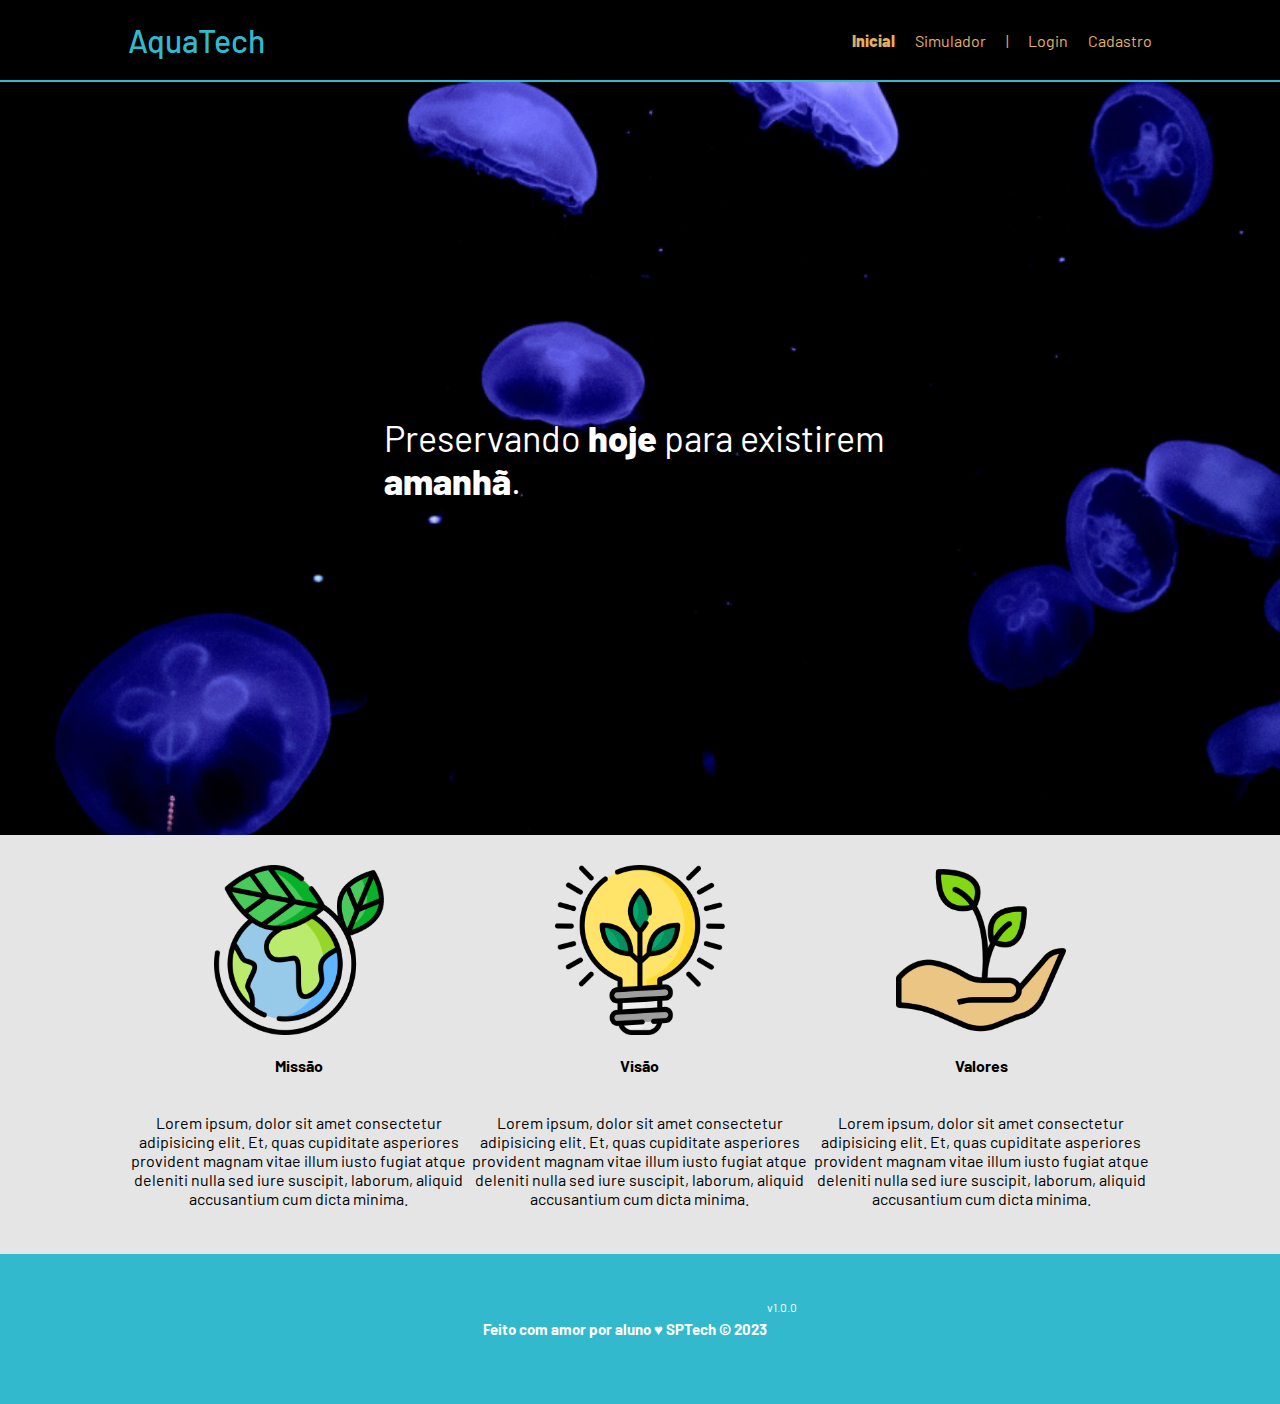
<file: web-data-viz/public/index.html>
<!DOCTYPE html>
<html lang="en">

<head>
    <meta charset="UTF-8">
    <meta http-equiv="X-UA-Compatible" content="IE=edge">
    <meta name="viewport" content="width=device-width, initial-scale=1.0">

    <title>AquaTech | Página Inicial</title>

    <script src="./js/sessao.js"></script>

    <link rel="stylesheet" href="./css/estilo.css">
    <link rel="icon" href="./assets/icon/favicon2.ico">
    <link rel="preconnect" href="https://fonts.gstatic.com">
</head>

<body>
    <div class="header">
      <div class="container">
        <h1 class="titulo">AquaTech</h1>
        <ul class="navbar">
          <li class="agora">
            <a href="#">Inicial</a>
          </li>
          <li>
            <a href="simulador.html">Simulador</a>
          </li>
          <li>|</li>
          <li>
            <a href="login.html">Login</a>
          </li>
          <li>
            <a href="cadastro.html">Cadastro</a>
          </li>
        </ul>
      </div>
    </div>
  
    <div class="banner">
      <div class="container">
        <p>Preservando <span>hoje</span> para existirem <span>amanhã</span>.</p>
      </div>
    </div>
  
    <div class="social">
      <div class="container">
        <div class="boxes">
          <div class="box">
            <img src="assets/imgs/planet-earth_color.png">
            <h4>Missão</h4>
            <p>Lorem ipsum, dolor sit amet consectetur adipisicing elit. Et, quas cupiditate asperiores provident magnam
              vitae illum iusto fugiat atque deleniti nulla sed iure suscipit, laborum, aliquid accusantium cum dicta
              minima.</p>
          </div>
          <div class="box">
            <img src="assets/imgs/lightbulb_color.png">
            <h4>Visão</h4>
            <p>Lorem ipsum, dolor sit amet consectetur adipisicing elit. Et, quas cupiditate asperiores provident magnam
              vitae illum iusto fugiat atque deleniti nulla sed iure suscipit, laborum, aliquid accusantium cum dicta
              minima.</p>
          </div>
          <div class="box">
            <img src="assets/imgs/growth_color.png">
            <h4>Valores</h4>
            <p>Lorem ipsum, dolor sit amet consectetur adipisicing elit. Et, quas cupiditate asperiores provident magnam
              vitae illum iusto fugiat atque deleniti nulla sed iure suscipit, laborum, aliquid accusantium cum dicta
              minima.</p>
          </div>
        </div>
      </div>
    </div>
  
    <div class="footer">
      <div class="container">
        <h4>Feito com amor por aluno &hearts; SPTech &copy; 2023</h4>
        <span class="version">v1.0.0</span>
      </div>
    </div>
  </body>

</html>
</file>
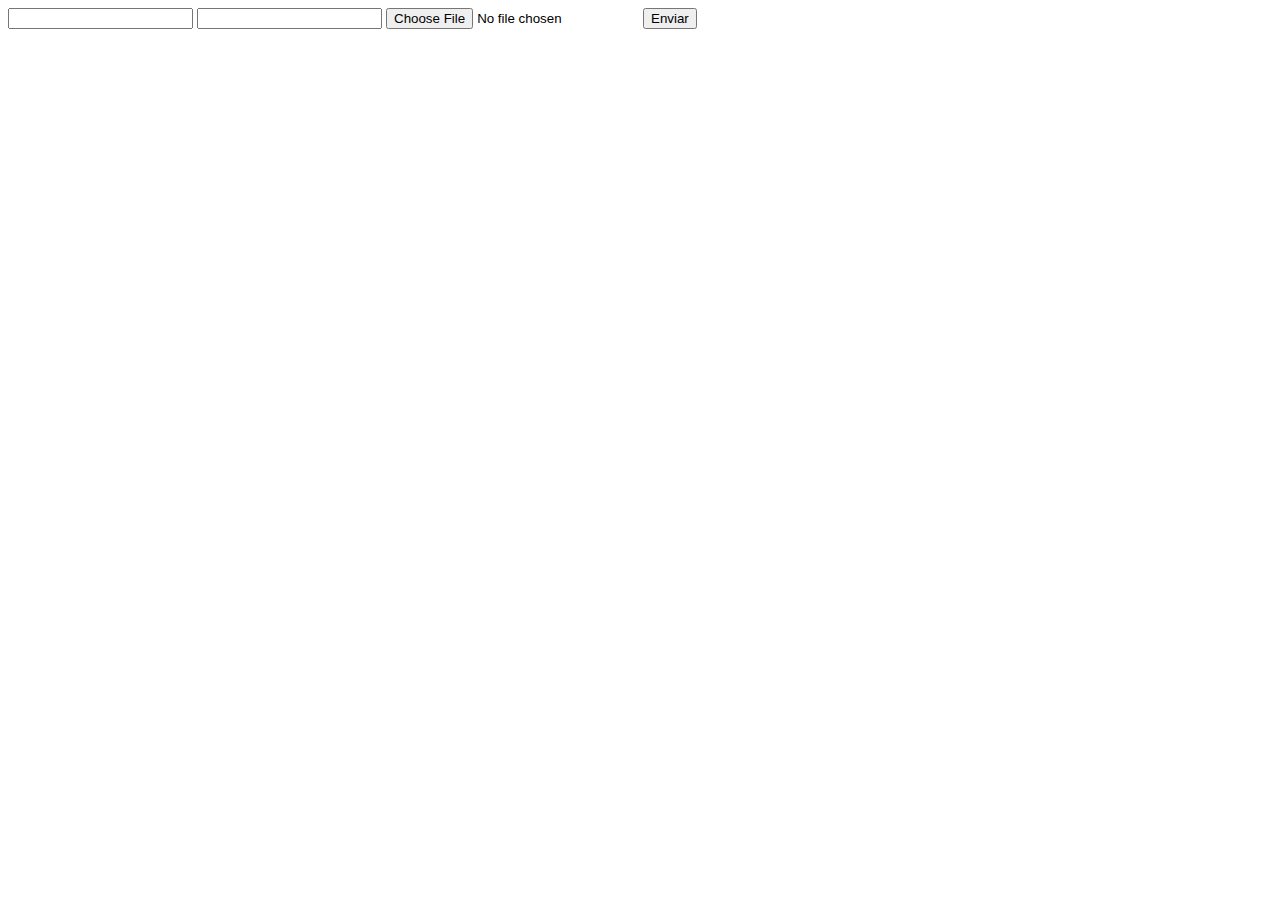
<file: web-data-viz/DOCUMENTOS_DE_APOIO/exemplo_de_upload_de_arquivo/public/index.html>
<!DOCTYPE html>
<html lang="en">

<head>
  <meta charset="UTF-8">
  <meta http-equiv="X-UA-Compatible" content="IE=edge">
  <meta name="viewport" content="width=device-width, initial-scale=1.0">
  <title>Upload</title>
</head>

<body>

  <div>
    <input name="nome" id="nome" type="text" />
    <input name="email" id="email" type="url" />
    <input name="foto" id="foto" type="file" />
    <button onclick="enviar()">Enviar</button>
  </div>

  <div id="container"></div>
</body>

</html>

<script>
  function enviar() {
    const formData = new FormData();
    formData.append('foto', foto.files[0])
    formData.append('nome', nome.value)
    formData.append('email', email.value)

    fetch("/usuarios/cadastro", {
      method: "POST",
      body: formData
    })
      .then(res => {
        window.location = "./perfil.html"
      })
      .catch(err => {
        console.log(err);
      })
  }
</script>
</file>
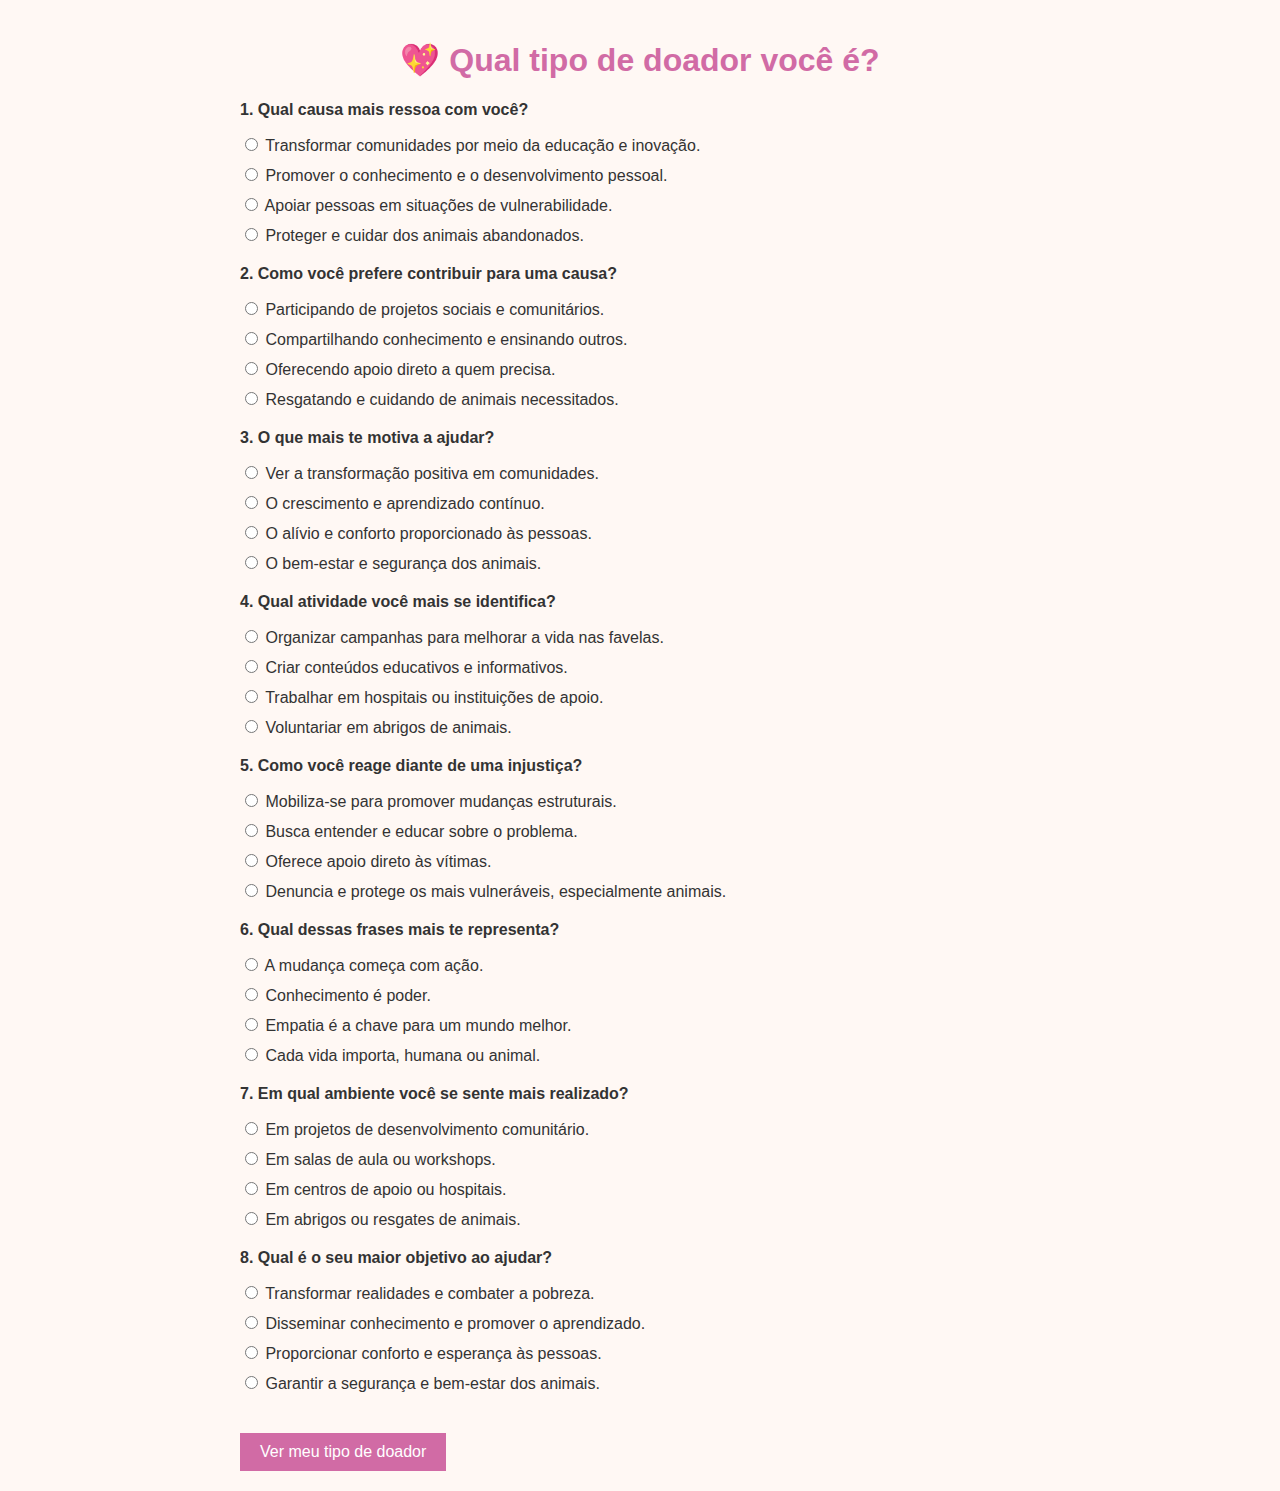
<file: web-data-viz/exquiz.html>
<!DOCTYPE html>
<html lang="pt-BR">
<head>
  <meta charset="UTF-8">
  <meta name="viewport" content="width=device-width, initial-scale=1.0">
  <title>Quiz - Tipos de Doadores</title>
  <style>
    body {
      font-family: 'Segoe UI', sans-serif;
      background-color: #fff8f4;
      color: #333;
      padding: 20px;
      max-width: 800px;
      margin: auto;
    }
    h1 {
      text-align: center;
      color: #d16ba5;
    }
    .question {
      margin: 20px 0;
    }
    .options label {
      display: block;
      margin-bottom: 10px;
      cursor: pointer;
    }
    button {
      background-color: #d16ba5;
      color: white;
      border: none;
      padding: 10px 20px;
      font-size: 16px;
      cursor: pointer;
      margin-top: 20px;
    }
    .result {
      margin-top: 30px;
      padding: 20px;
      background-color: #fce4ec;
      border-radius: 8px;
    }
  </style>
</head>
<body>
  <h1>💖 Qual tipo de doador você é?</h1>
  <form id="quizForm"></form>
  <div id="result" class="result" style="display:none;"></div>

  <script>
    const quizData = [
      {
        question: "1. Qual causa mais ressoa com você?",
        options: {
          a: "Transformar comunidades por meio da educação e inovação.",
          b: "Promover o conhecimento e o desenvolvimento pessoal.",
          c: "Apoiar pessoas em situações de vulnerabilidade.",
          d: "Proteger e cuidar dos animais abandonados."
        }
      },
      {
        question: "2. Como você prefere contribuir para uma causa?",
        options: {
          a: "Participando de projetos sociais e comunitários.",
          b: "Compartilhando conhecimento e ensinando outros.",
          c: "Oferecendo apoio direto a quem precisa.",
          d: "Resgatando e cuidando de animais necessitados."
        }
      },
      {
        question: "3. O que mais te motiva a ajudar?",
        options: {
          a: "Ver a transformação positiva em comunidades.",
          b: "O crescimento e aprendizado contínuo.",
          c: "O alívio e conforto proporcionado às pessoas.",
          d: "O bem-estar e segurança dos animais."
        }
      },
      {
        question: "4. Qual atividade você mais se identifica?",
        options: {
          a: "Organizar campanhas para melhorar a vida nas favelas.",
          b: "Criar conteúdos educativos e informativos.",
          c: "Trabalhar em hospitais ou instituições de apoio.",
          d: "Voluntariar em abrigos de animais."
        }
      },
      {
        question: "5. Como você reage diante de uma injustiça?",
        options: {
          a: "Mobiliza-se para promover mudanças estruturais.",
          b: "Busca entender e educar sobre o problema.",
          c: "Oferece apoio direto às vítimas.",
          d: "Denuncia e protege os mais vulneráveis, especialmente animais."
        }
      },
      {
        question: "6. Qual dessas frases mais te representa?",
        options: {
          a: "A mudança começa com ação.",
          b: "Conhecimento é poder.",
          c: "Empatia é a chave para um mundo melhor.",
          d: "Cada vida importa, humana ou animal."
        }
      },
      {
        question: "7. Em qual ambiente você se sente mais realizado?",
        options: {
          a: "Em projetos de desenvolvimento comunitário.",
          b: "Em salas de aula ou workshops.",
          c: "Em centros de apoio ou hospitais.",
          d: "Em abrigos ou resgates de animais."
        }
      },
      {
        question: "8. Qual é o seu maior objetivo ao ajudar?",
        options: {
          a: "Transformar realidades e combater a pobreza.",
          b: "Disseminar conhecimento e promover o aprendizado.",
          c: "Proporcionar conforto e esperança às pessoas.",
          d: "Garantir a segurança e bem-estar dos animais."
        }
      }
    ];

    const results = {
      a: {
        title: "🌟 Transformador Social",
        description: "Você acredita no poder da educação e inovação para mudar o mundo. É como a Gerando Falcões: transforma realidades com ação e coragem."
      },
      b: {
        title: "🚀 Explorador do Conhecimento",
        description: "Você é movido pelo saber e pela partilha. Assim como a Desbrava7, acredita que conhecimento empodera e inspira."
      },
      c: {
        title: "💖 Guardião da Vida",
        description: "Sua empatia é seu guia. Você acolhe, apoia e oferece presença, como a ACTC, cuidando de quem mais precisa."
      },
      d: {
        title: "🐾 Protetor dos Animais",
        description: "Você sente pelos que não têm voz. Como o Paraíso dos Focinhos, se dedica ao cuidado e à defesa dos animais com amor."
      }
    };

    const form = document.getElementById("quizForm");
    const resultDiv = document.getElementById("result");

    quizData.forEach((q, index) => {
      const div = document.createElement("div");
      div.className = "question";
      div.innerHTML = `<p><strong>${q.question}</strong></p>`;

      const optionsDiv = document.createElement("div");
      optionsDiv.className = "options";

      for (const key in q.options) {
        const id = `q${index}_${key}`;
        optionsDiv.innerHTML += `
          <label>
            <input type="radio" name="q${index}" value="${key}" required> ${q.options[key]}
          </label>
        `;
      }

      div.appendChild(optionsDiv);
      form.appendChild(div);
    });

    const submitBtn = document.createElement("button");
    submitBtn.textContent = "Ver meu tipo de doador";
    submitBtn.type = "submit";
    form.appendChild(submitBtn);

    form.addEventListener("submit", function(event) {
      event.preventDefault();
      const formData = new FormData(form);
      const counts = { a: 0, b: 0, c: 0, d: 0 };

      for (let pair of formData.entries()) {
        counts[pair[1]]++;
      }

      let highest = 'a';
      for (const key in counts) {
        if (counts[key] > counts[highest]) highest = key;
      }

      resultDiv.style.display = "block";
      resultDiv.innerHTML = `
        <h2>${results[highest].title}</h2>
        <p>${results[highest].description}</p>
      `;

      window.scrollTo({ top: resultDiv.offsetTop, behavior: "smooth" });
    });
  </script>
</body>
</html>
</file>
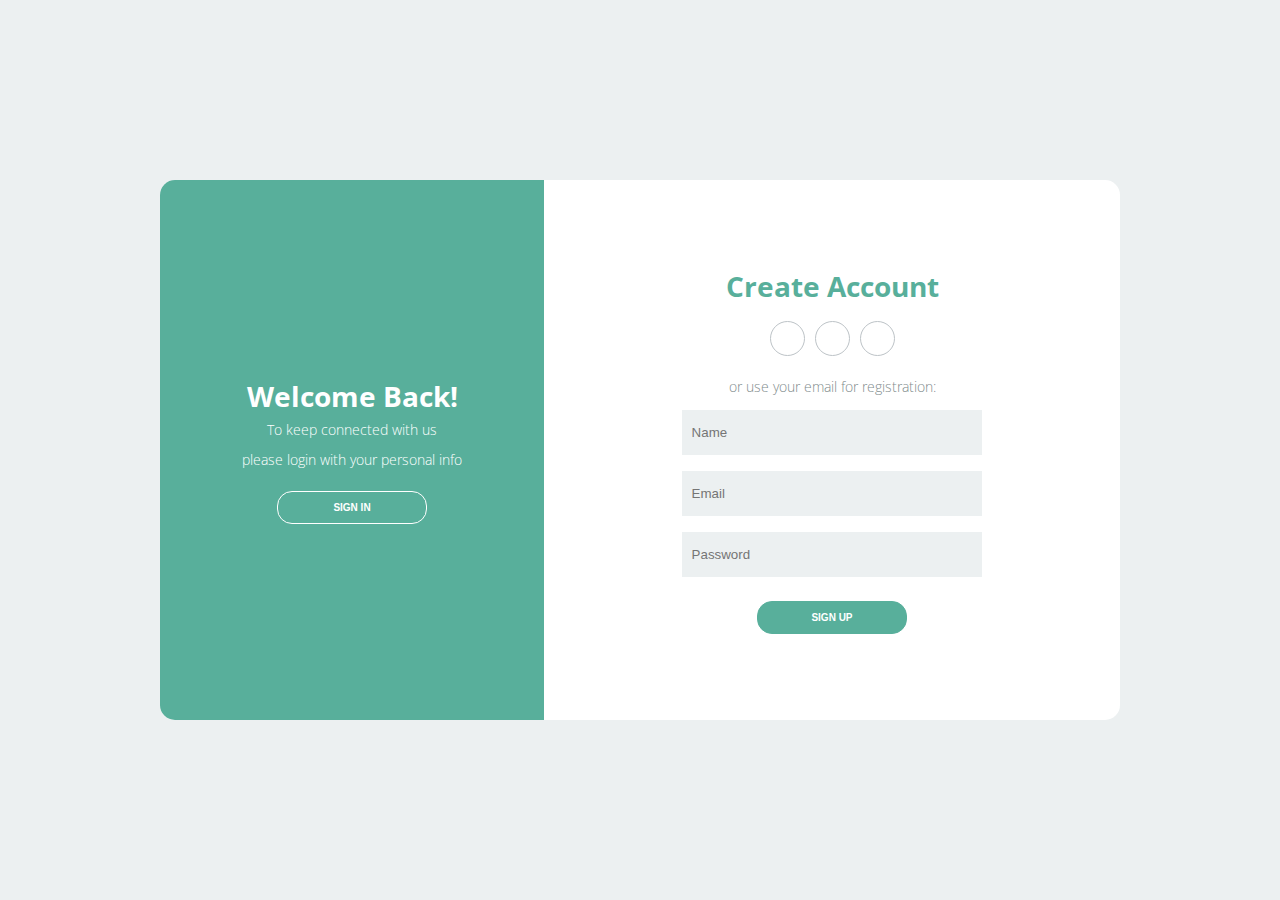
<file: web-data-viz/public/cadastrologin.html>
<!DOCTYPE html>
<html lang="pt-br">
<head>
    <meta charset="UTF-8">
    <meta name="viewport" content="width=device-width, initial-scale=1.0">
    <meta http-equiv="X-UA-Compatible" content="ie=edge">
    <title>Login</title>
    <link rel="stylesheet" href="style.css">
    <link rel="stylesheet" href="https://use.fontawesome.com/releases/v5.8.2/css/all.css"
        integrity="sha384-oS3vJWv+0UjzBfQzYUhtDYW+Pj2yciDJxpsK1OYPAYjqT085Qq/1cq5FLXAZQ7Ay" crossorigin="anonymous">
</head>
<body>
    <div class="container">
        <div class="content first-content">
            <div class="first-column">
                <h2 class="title title-primary">welcome back!</h2>
                <p class="description description-primary">To keep connected with us</p>
                <p class="description description-primary">please login with your personal info</p>
                <button id="signin" class="btn btn-primary">sign in</button>
            </div>    
            <div class="second-column">
                <h2 class="title title-second">create account</h2>
                <div class="social-media">
                    <ul class="list-social-media">
                        <a class="link-social-media" href="#">
                            <li class="item-social-media">
                                <i class="fab fa-facebook-f"></i>        
                            </li>
                        </a>
                        <a class="link-social-media" href="#">
                            <li class="item-social-media">
                                <i class="fab fa-google-plus-g"></i>
                            </li>
                        </a>
                        <a class="link-social-media" href="#">
                            <li class="item-social-media">
                                <i class="fab fa-linkedin-in"></i>
                            </li>
                        </a>
                    </ul>
                </div><!-- social media -->
                <p class="description description-second">or use your email for registration:</p>
                <form class="form">
                    <label class="label-input" for="">
                        <i class="far fa-user icon-modify"></i>
                        <input type="text" placeholder="Name">
                    </label>
                    
                    <label class="label-input" for="">
                        <i class="far fa-envelope icon-modify"></i>
                        <input type="email" placeholder="Email">
                    </label>
                    
                    <label class="label-input" for="">
                        <i class="fas fa-lock icon-modify"></i>
                        <input type="password" placeholder="Password">
                    </label>
                    
                    
                    <button class="btn btn-second">sign up</button>        
                </form>
            </div><!-- second column -->
        </div><!-- first content -->
        <div class="content second-content">
            <div class="first-column">
                <h2 class="title title-primary">hello, friend!</h2>
                <p class="description description-primary">Enter your personal details</p>
                <p class="description description-primary">and start journey with us</p>
                <button id="signup" class="btn btn-primary">sign up</button>
            </div>
            <div class="second-column">
                <h2 class="title title-second">sign in to developer</h2>
                <div class="social-media">
                    <ul class="list-social-media">
                        <a class="link-social-media" href="#">
                            <li class="item-social-media">
                                <i class="fab fa-facebook-f"></i>
                            </li>
                        </a>
                        <a class="link-social-media" href="#">
                            <li class="item-social-media">
                                <i class="fab fa-google-plus-g"></i>
                            </li>
                        </a>
                        <a class="link-social-media" href="#">
                            <li class="item-social-media">
                                <i class="fab fa-linkedin-in"></i>
                            </li>
                        </a>
                    </ul>
                </div><!-- social media -->
                <p class="description description-second">or use your email account:</p>
                <form class="form">
                
                    <label class="label-input" for="">
                        <i class="far fa-envelope icon-modify"></i>
                        <input type="email" placeholder="Email">
                    </label>
                
                    <label class="label-input" for="">
                        <i class="fas fa-lock icon-modify"></i>
                        <input type="password" placeholder="Password">
                    </label>
                
                    <a class="password" href="#">forgot your password?</a>
                    <button class="btn btn-second">sign in</button>
                </form>
            </div><!-- second column -->
        </div><!-- second-content -->
    </div>
    <script src="app.js"></script>
</body>
</html>
</file>
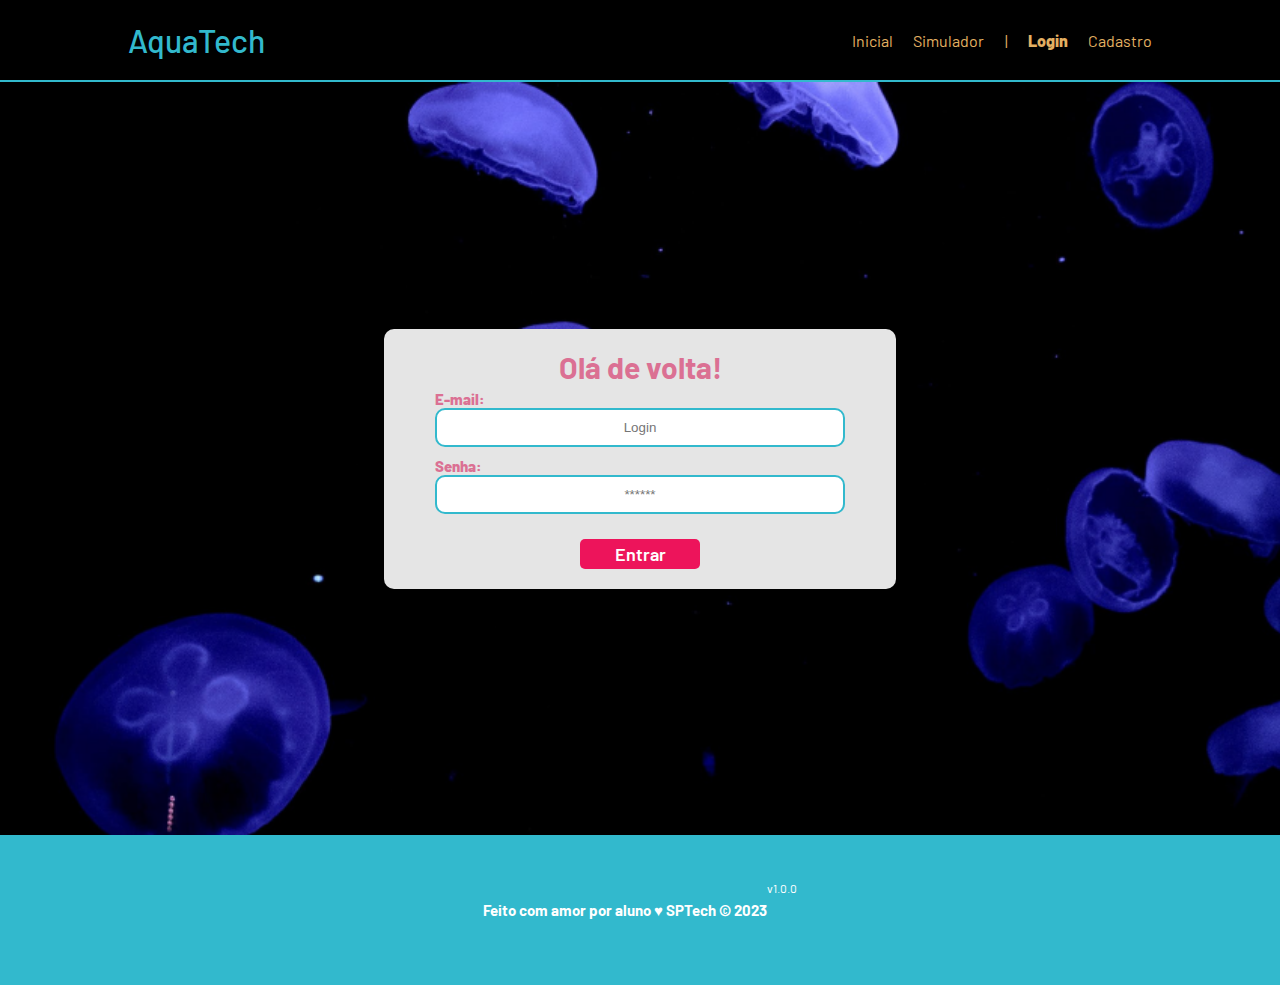
<file: web-data-viz/public/login.html>
<!DOCTYPE html>
<html lang="pt-br">

<head>
    <meta charset="UTF-8">
    <meta http-equiv="X-UA-Compatible" content="IE=edge">
    <meta name="viewport" content="width=device-width, initial-scale=1.0">

    <title>AquaTech | Login</title>

    <script src="./js/sessao.js"></script>

    <link rel="stylesheet" href="./css/estilo.css">
    <link rel="icon" href="./assets/icon/favicon2.ico">
    <link rel="preconnect" href="https://fonts.gstatic.com">
</head>

<body>

    <!--Header-->

    <div class="header">
        <div class="container">
            <h1 class="titulo">AquaTech</h1>
            <ul class="navbar">
                <li>
                    <a href="index.html">Inicial</a>
                </li>
                <li>
                    <a href="simulador.html">Simulador</a>
                </li>
                <li>|</li>
                <li class="agora">
                    <a href="#">Login</a>
                </li>
                <li>
                    <a href="cadastro.html">Cadastro</a>
                </li>
            </ul>
        </div>
    </div>


    <div class="login">
        <div class="alerta_erro">
            <div class="card_erro" id="cardErro">
                <span id="mensagem_erro"></span>
            </div>
        </div>
        <div class="container">
            <div class="card card-login">
                <h2>Olá de volta!</h2>
                <div class="formulario">
                    <div class="campo">
                        <span>E-mail:</span>
                        <input id="email_input" type="text" placeholder="Login">
                    </div>
                    <div class="campo">
                        <span>Senha:</span>
                        <input id="senha_input" type="password" placeholder="******">
                    </div>
                    <button class="botao" onclick="entrar()">Entrar</button>
                </div>

                <div id="div_aguardar" class="loading-div">
                    <img src="./assets/circle-loading.gif" id="loading-gif">
                </div>

                <div id="div_erros_login"></div>
            </div>
        </div>
    </div>

    <!--footer inicio-->
    <div class="footer">
        <div class="container">
            <h4>Feito com amor por aluno &hearts; SPTech &copy; 2023</h4>
            <span class="version">v1.0.0</span>
        </div>
    </div>
    <!--footer fim-->

</body>

</html>

<script>


    function entrar() {
        aguardar();

        var emailVar = email_input.value;
        var senhaVar = senha_input.value;

        if (emailVar == "" || senhaVar == "") {
            cardErro.style.display = "block"
            mensagem_erro.innerHTML = "(Mensagem de erro para todos os campos em branco)";
            finalizarAguardar();
            return false;
        }
        else {
            setInterval(sumirMensagem, 5000)
        }

        console.log("FORM LOGIN: ", emailVar);
        console.log("FORM SENHA: ", senhaVar);

        fetch("/usuarios/autenticar", {
            method: "POST",
            headers: {
                "Content-Type": "application/json"
            },
            body: JSON.stringify({
                emailServer: emailVar,
                senhaServer: senhaVar
            })
        }).then(function (resposta) {
            console.log("ESTOU NO THEN DO entrar()!")

            if (resposta.ok) {
                console.log(resposta);

                resposta.json().then(json => {
                    console.log(json);
                    console.log(JSON.stringify(json));
                    sessionStorage.EMAIL_USUARIO = json.email;
                    sessionStorage.NOME_USUARIO = json.nome;
                    sessionStorage.ID_USUARIO = json.id;
                    sessionStorage.AQUARIOS = JSON.stringify(json.aquarios)

                    setTimeout(function () {
                        window.location = "./dashboard/cards.html";
                    }, 1000); // apenas para exibir o loading

                });

            } else {

                console.log("Houve um erro ao tentar realizar o login!");

                resposta.text().then(texto => {
                    console.error(texto);
                    finalizarAguardar(texto);
                });
            }

        }).catch(function (erro) {
            console.log(erro);
        })

        return false;
    }

    function sumirMensagem() {
        cardErro.style.display = "none"
    }

</script>
</file>
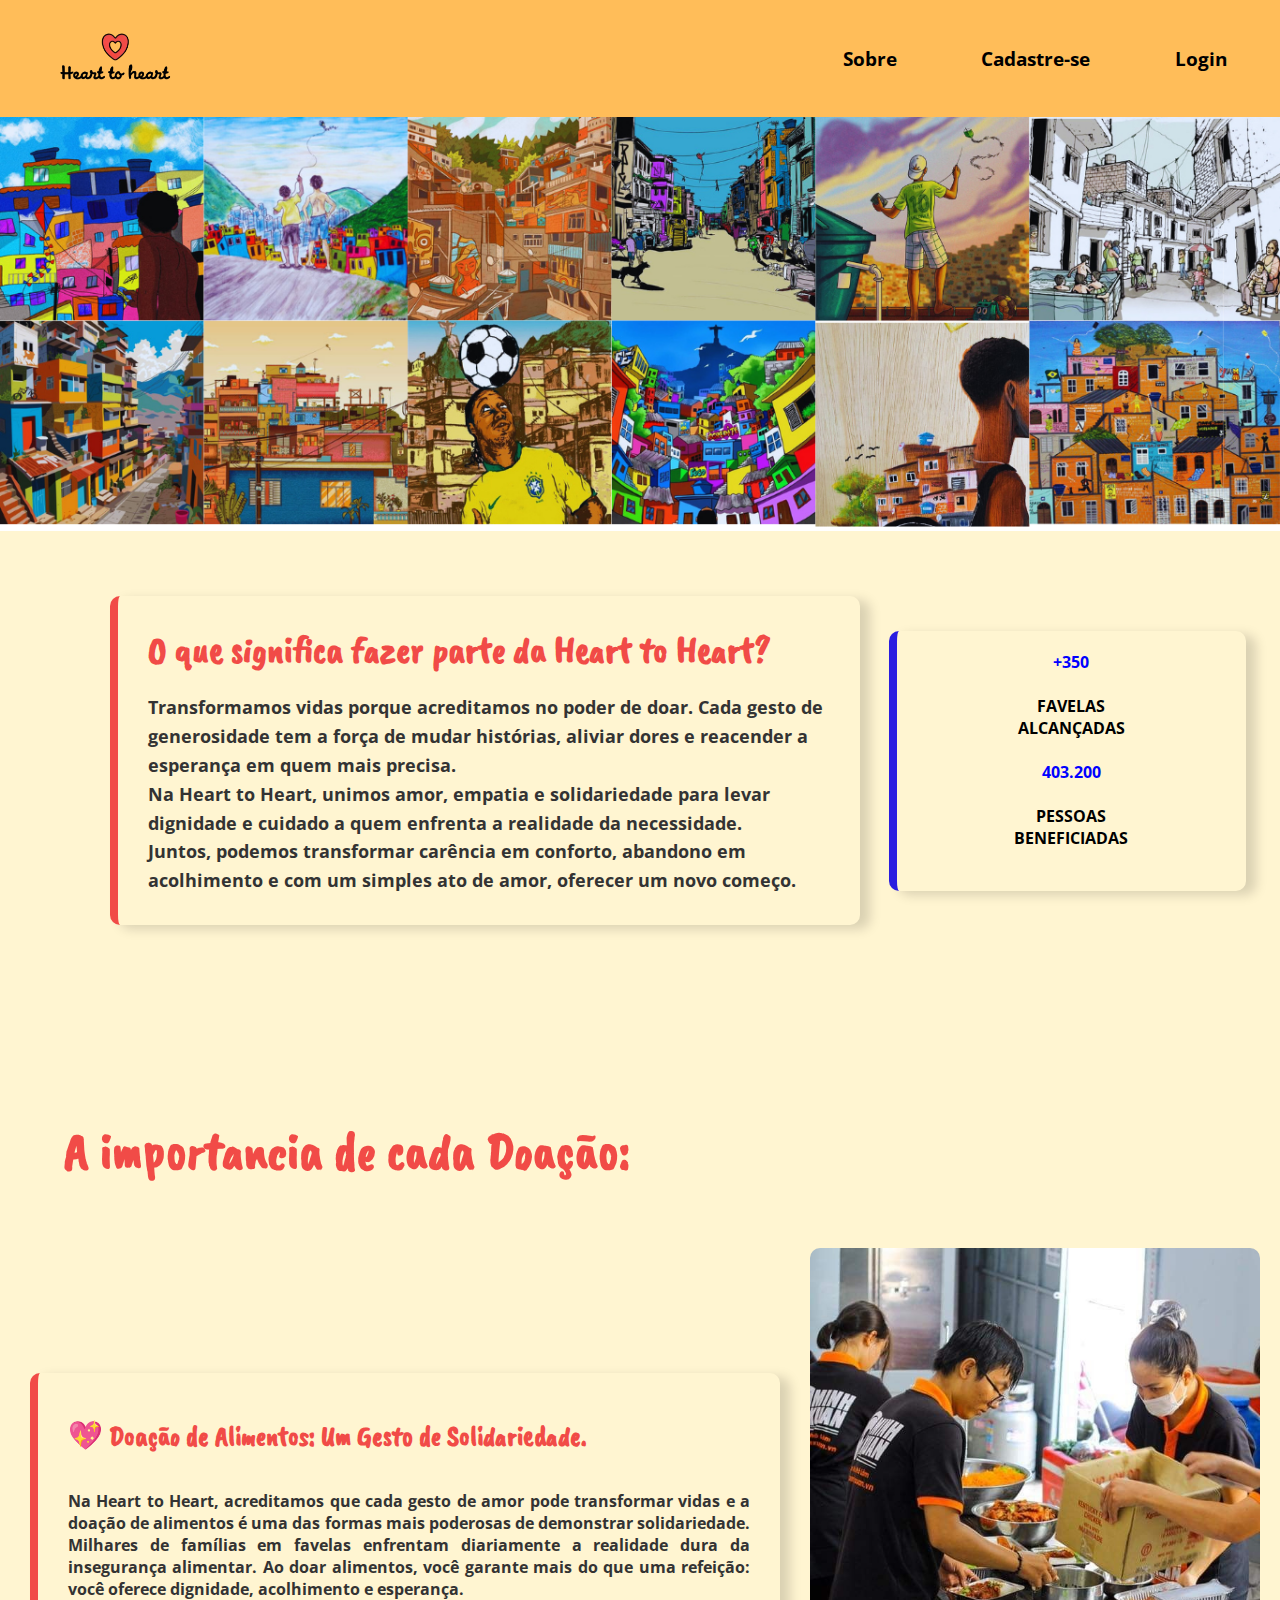
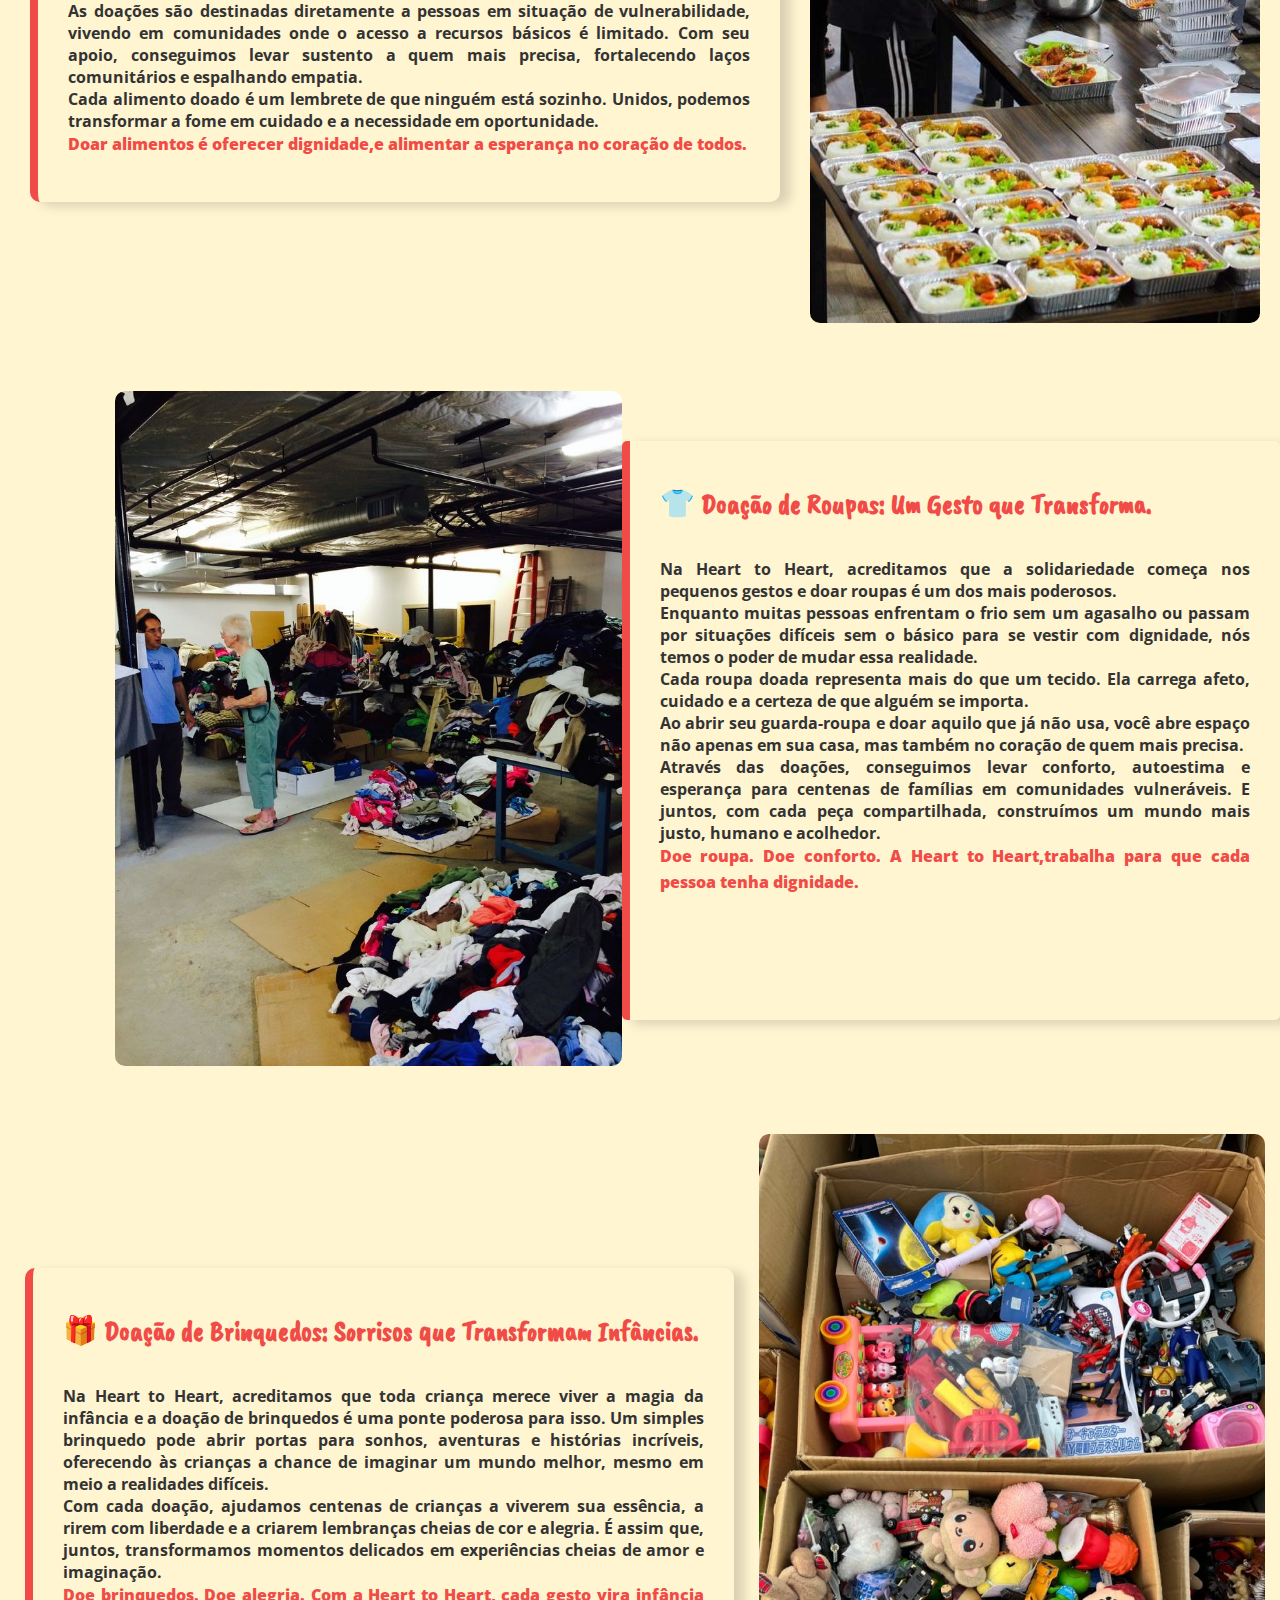
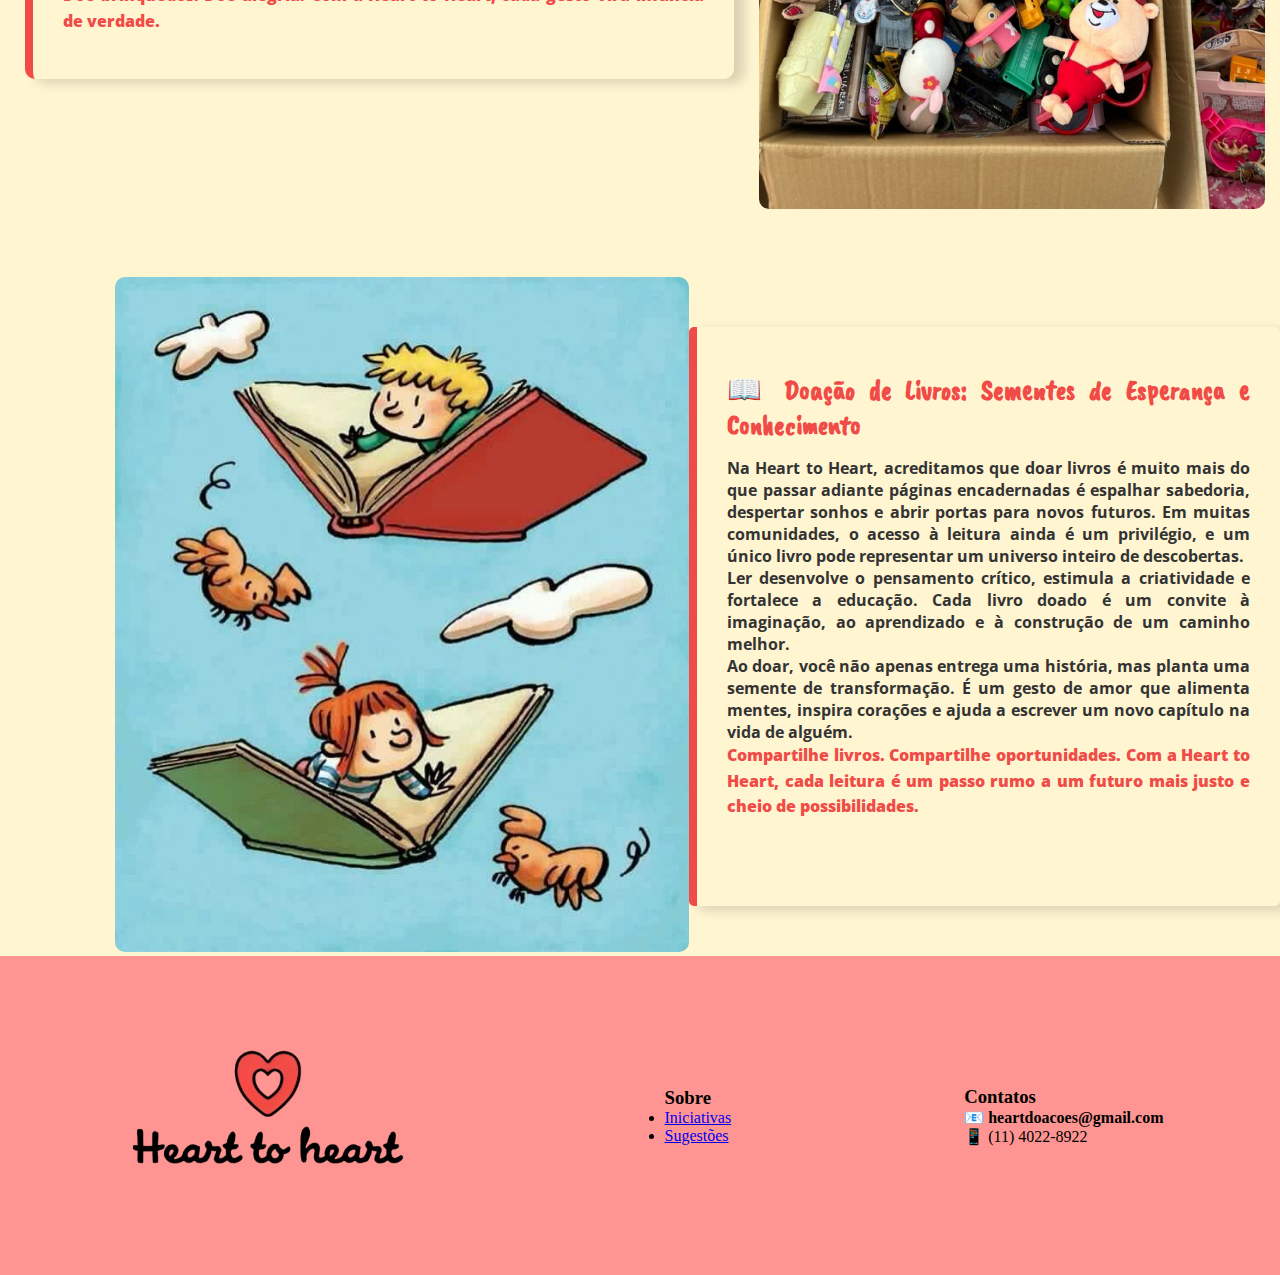
<file: web-data-viz/public/pghome.html>
<!DOCTYPE html>
<html lang="en">

<head>
    <meta charset="UTF-8">
    <meta name="viewport" content="width=device-width, initial-scale=1.0">
    <link href="https://fonts.googleapis.com/css2?family=Open+Sans:ital,wght@0,300..800;1,300..800&display=swap"
        rel="stylesheet">
    <link rel="preconnect" href="https://fonts.googleapis.com">
    <link rel="preconnect" href="https://fonts.gstatic.com" crossorigin>
    <link
        href="https://fonts.googleapis.com/css2?family=Caveat+Brush&family=Open+Sans:ital,wght@0,300..800;1,300..800&display=swap"
        rel="stylesheet">
    <link rel="stylesheet" href="heart.css">
    <link rel="icon" type="imagex/png" href="./Fotos/logoheart.png">
    <title>HEARTtoHEART | pagina Inicial</title>
</head>

<body>
    <header class="nave">
        <div class="logo-img">
            <img src="./Fotos/logoheart.png" id="img_logo" alt="">
        </div>
        <div id="containerNav">
            <nav id="navHeader">
                <a href="pgsobre.html">Sobre</a>
                <a href="#cadastre-se">Cadastre-se</a>
                <a href="#login">Login</a>
            </nav>
        </div>
    </header>
    <div class="painel-main">
        <img src="./Fotos/HEART TO HEART.png" alt="Logo Heart to Heart" class="painel-config">
    </div>
    <div class="painel-intro" style="background-color: #fff5d1;">
        <div class="intro-container">
            <div class="txt-intro">
                <div class="texto-intro-titulo">
                    <h2 style="font-family: 'Caveat Brush', cursive; color: #f14b47;">
                        O que significa fazer parte da Heart to Heart?
                    </h2>
                </div>
                <div class="txt-intro-corpo">
                    <p><b>Transformamos vidas porque acreditamos no poder de doar. Cada gesto de generosidade tem a
                            força de mudar histórias, aliviar dores e reacender a esperança em quem mais precisa. <br>
                            Na Heart to Heart, unimos amor, empatia e solidariedade para levar dignidade e cuidado a
                            quem enfrenta a realidade da necessidade. <br>
                            Juntos, podemos transformar carência em conforto, abandono em acolhimento e com um simples
                            ato de amor, oferecer um novo começo.</b></p>
                </div>
            </div>
            <div class="txt-info">
                <div class="info-bloco">
                    <p style="color: blue;"><b>+350</b></p> <br>
                    <p><b>FAVELAS ALCANÇADAS</b></p> <br>
                    <p style="color: blue;"><b>403.200</b></p> <br>
                    <p><b>PESSOAS BENEFICIADAS</b></p> <br>
                </div>
            </div>
        </div>
    </div>
    <div class="Painel-Info-Doacao" style="background-color: #fff5d1;">
        <div class="texto-intro-titulo" id="texto-intro-tituloH2">
            <h2 style="font-family: 'Caveat Brush', cursive; color: #f14b47;">
                A importancia de cada Doação:
            </h2>
        </div>
        <div class="Painel-Alimentos">
            <div class="img-doacao-alimentos">
                <img src="./Fotos/imagemcomida.jpeg" alt="Aliemtos">
            </div>
            <div class="texto-doacao-alimentos">
                <p><b>
                        <h3>💖 Doação de Alimentos: Um Gesto de Solidariedade.</h3><br>
                        Na Heart to Heart, acreditamos que cada gesto de amor pode transformar vidas e a doação de
                        alimentos é uma das formas mais poderosas de demonstrar solidariedade.
                        Milhares de famílias em favelas enfrentam diariamente a realidade dura da insegurança alimentar.
                        Ao doar alimentos, você garante mais do que uma refeição: você oferece dignidade, acolhimento e
                        esperança.<br>
                        As doações são destinadas diretamente a pessoas em situação de vulnerabilidade, vivendo em
                        comunidades onde o acesso a recursos básicos é limitado. Com seu apoio, conseguimos levar
                        sustento a quem mais precisa, fortalecendo laços comunitários e espalhando empatia.<br>
                        Cada alimento doado é um lembrete de que ninguém está sozinho. Unidos, podemos transformar a
                        fome em cuidado e a necessidade em oportunidade.<br>
                        <p style="color: #f14b47;"><b>Doar alimentos é oferecer dignidade,e alimentar a esperança no
                                coração de todos.</b></p>
                </p></b>
            </div>
        </div>
        <div class="Painel-Roupas">
            <div class="img-doacao-roupas">
                <img src="./Fotos/coletaroupas.jpeg" alt="Roupas">
            </div>
            <div class="texto-doacao-roupas">
                <p> <b>
                        <h3>👕 Doação de Roupas: Um Gesto que Transforma.</h3><br>
                        Na Heart to Heart, acreditamos que a solidariedade começa nos pequenos gestos e doar roupas é um
                        dos mais poderosos.<br>
                        Enquanto muitas pessoas enfrentam o frio sem um agasalho ou passam por situações
                        difíceis sem o básico para se vestir com dignidade, nós temos o poder de mudar essa
                        realidade.<br>
                        Cada roupa doada representa mais do que um tecido. Ela carrega afeto, cuidado e a certeza de que
                        alguém se importa.<br>
                        Ao abrir seu guarda-roupa e doar aquilo que já não usa, você abre espaço não
                        apenas em sua casa, mas também no coração de quem mais precisa.<br>
                        Através das doações, conseguimos levar conforto, autoestima e esperança para centenas de
                        famílias em comunidades vulneráveis.
                        E juntos, com cada peça compartilhada, construímos um mundo mais justo, humano e acolhedor.
                        <p style="color: #f14b47;"><b>Doe roupa. Doe conforto. A Heart to Heart,trabalha para que cada
                                pessoa tenha dignidade.</b></p>
                </p></b>
            </div>
        </div>
        <div class="Painel-Brinquedo">
            <div class="img-doacao-brinquedos">
                <img src="./Fotos/brinquedos.jpeg" alt="Brinquedos">
            </div>
            <div class="texto-doacao-brinquedos">
                <p><b>
                        <h3>🎁 Doação de Brinquedos: Sorrisos que Transformam Infâncias. </h3><br>
                        Na Heart to Heart, acreditamos que toda criança merece viver a magia da infância e a doação de
                        brinquedos é uma ponte poderosa para isso. Um simples brinquedo pode abrir portas para sonhos,
                        aventuras e histórias incríveis, oferecendo às crianças a chance de imaginar um mundo melhor,
                        mesmo em meio a realidades difíceis. <br>
                        Com cada doação, ajudamos centenas de crianças a viverem sua essência, a rirem com liberdade e a
                        criarem lembranças cheias de cor e alegria.
                        É assim que, juntos, transformamos momentos delicados em experiências cheias de amor e
                        imaginação. <br>
                        <p style="color: #f14b47;"><b>Doe brinquedos. Doe alegria. Com a Heart to Heart, cada gesto vira
                                infância de verdade.</b>
                        <p>
                        </p>
                    </b>
            </div>
        </div>
        <div class="Painel-Livros">
            <div class="img-doacao-livros">
                <img src="./Fotos/imagemlivros2.jpeg" alt="Livros">
            </div>
            <div class="texto-doacao-livros">
                <p><b>
                        <h3>📖 Doação de Livros: Sementes de Esperança e Conhecimento</h3>
                        Na Heart to Heart, acreditamos que doar livros é muito mais do que passar adiante páginas
                        encadernadas é espalhar sabedoria, despertar sonhos e abrir portas para novos futuros. Em muitas
                        comunidades, o acesso à leitura ainda é um privilégio, e um único livro pode representar um
                        universo inteiro de descobertas. <br>
                        Ler desenvolve o pensamento crítico, estimula a criatividade e fortalece a educação. Cada livro
                        doado é um convite à imaginação, ao aprendizado e à construção de um caminho melhor. <br>
                        Ao doar, você não apenas entrega uma história, mas planta uma semente de transformação. É um
                        gesto de amor que alimenta mentes, inspira corações e ajuda a escrever um novo capítulo na vida
                        de alguém. <br>
                        <p style="color: #f14b47;"><b>Compartilhe livros. Compartilhe oportunidades. Com a Heart to
                                Heart, cada leitura é um passo rumo a um futuro mais justo e cheio de
                                possibilidades.</b></p>
                </p></b>
            </div>
        </div>
    </div>
    <footer class="footer-PGHOME">
        <div class="footer-container">     
            <div class="footer-logo">
                <img src="./Fotos/logoheart.png" alt="Heart to Heart Logo" />
            </div>
            <div class="footer-sobre">
                <h3>Sobre</h3>
                <ul>
                    <li><a href="#iniciativas">Iniciativas</a></li>
                    <li><a href="#sugestao">Sugestões</a></li>
                </ul>
            </div>
            <div class="footer-contato">
                <h3>Contatos</h3>
                <p>📧 <strong>heartdoacoes@gmail.com</strong></p>
                <p>📱 (11) 4022-8922</p>                    
            </div>
        </div>
    </footer>
</body>

</html>
</file>
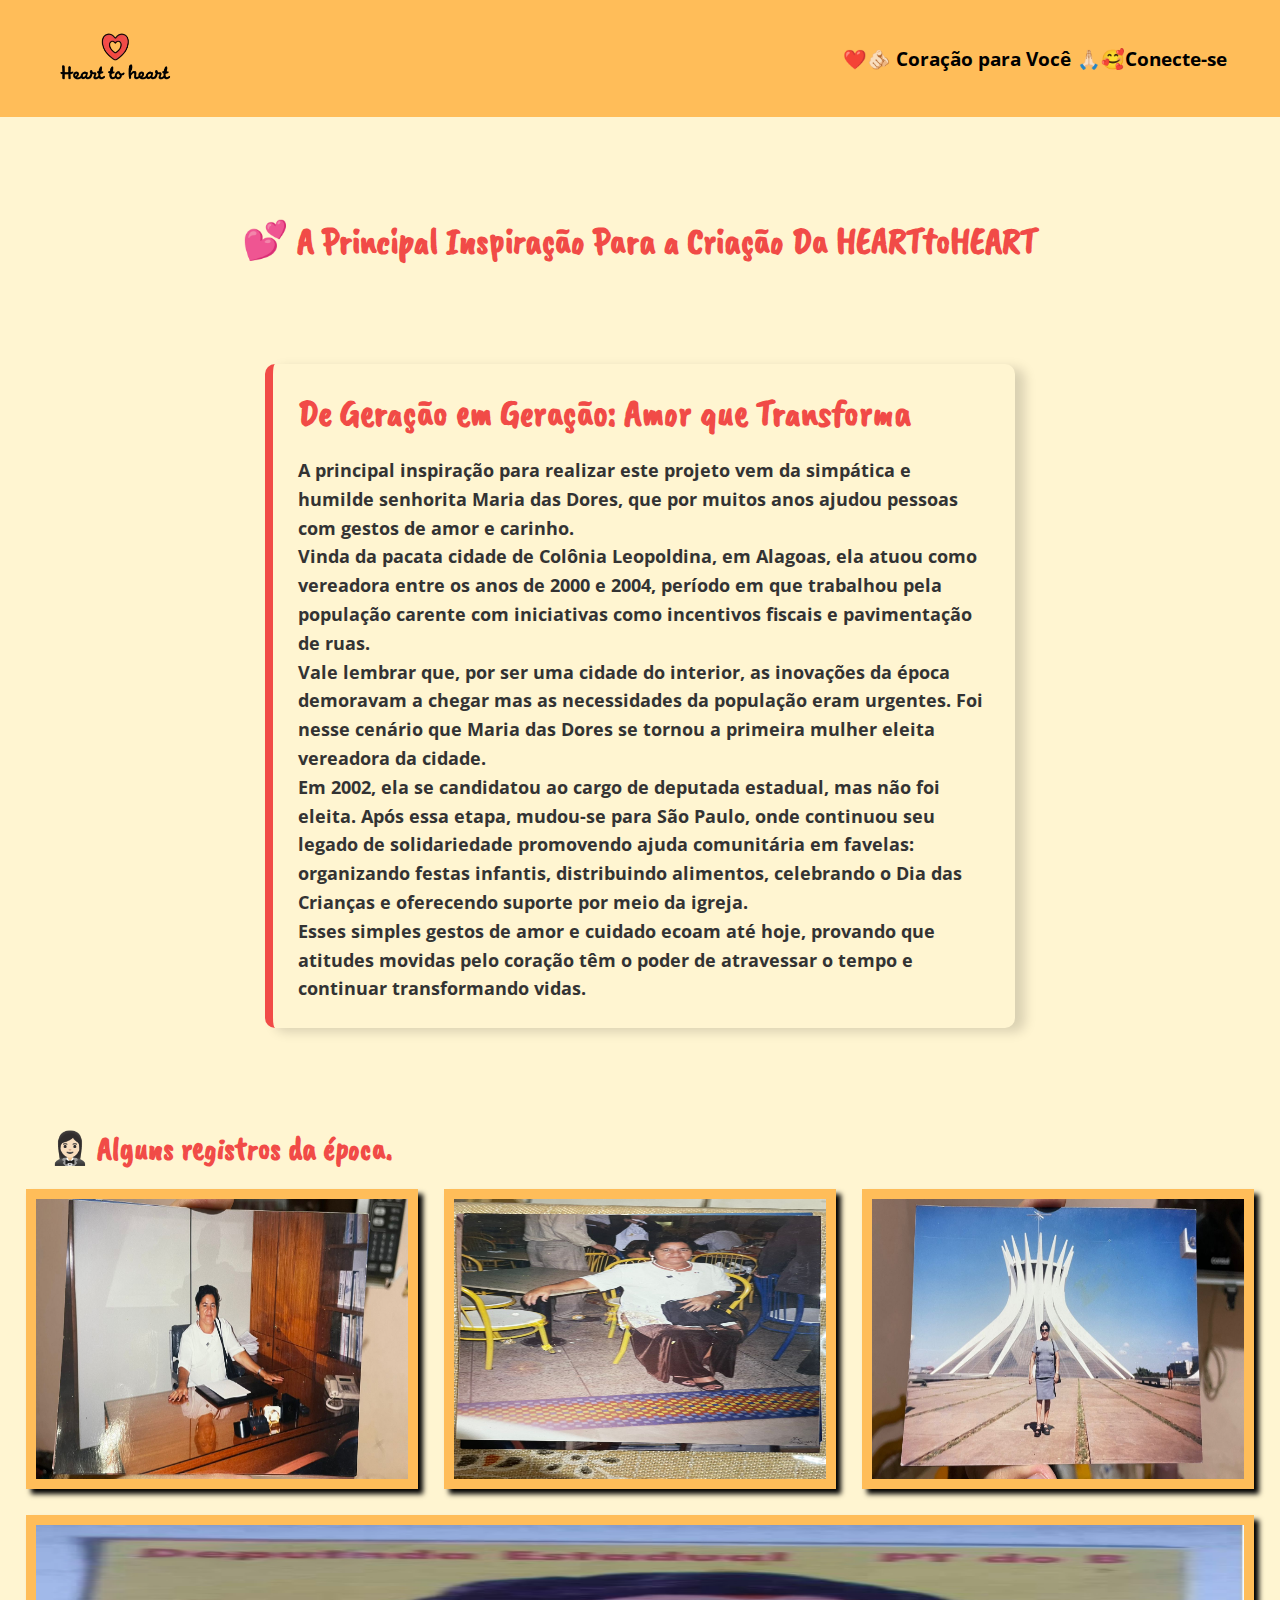
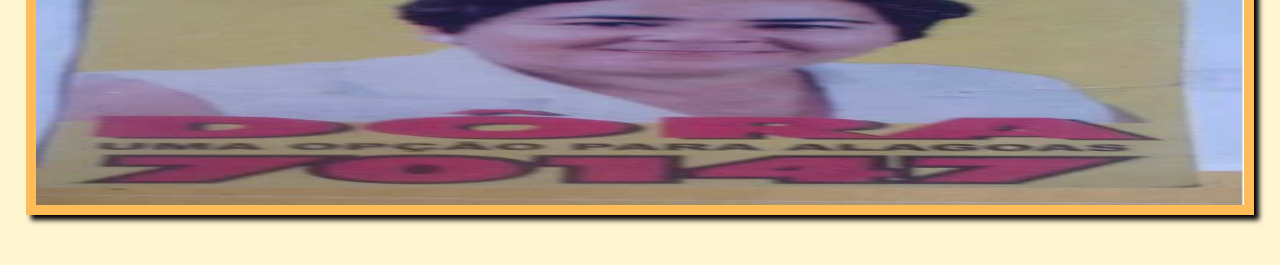
<file: web-data-viz/public/pgsobre.html>
<!DOCTYPE html>
<html lang="pt-br">

<head>
    <meta charset="UTF-8">
    <meta name="viewport" content="width=device-width, initial-scale=1.0">
    <link href="https://fonts.googleapis.com/css2?family=Open+Sans:ital,wght@0,300..800;1,300..800&display=swap"
        rel="stylesheet">
    <link rel="preconnect" href="https://fonts.googleapis.com">
    <link rel="preconnect" href="https://fonts.gstatic.com" crossorigin>
    <link
        href="https://fonts.googleapis.com/css2?family=Caveat+Brush&family=Open+Sans:ital,wght@0,300..800;1,300..800&display=swap"
        rel="stylesheet">
    <link rel="icon" type="imagex/png" href="./Fotos/logoheart.png">
    <link rel="stylesheet" href="./CSS/heartsobre.css">
    <title>HEARTtoHEART | Por Trás do Coração</title>
</head>

<body style="background-color: #fff5d1;">
    <header class="nave">
        <div class="logo-img">
            <img src="./Fotos/logoheart.png" id="img_logo" alt="">
        </div>
        <div id="containerNav">
            <nav id="navHeader">
                <a href="index.html">❤️🫵🏻 Coração para Você</a>
                <a href="cadastrologin.html">🙏🏻🥰Conecte-se</a>
            </nav>
        </div>
    </header>
    <div class="titulo">
        <h3 style="font-family: 'Caveat Brush', cursive; color: #f14b47;">
            💕 A Principal Inspiração Para a Criação Da HEARTtoHEART
        </h3>
    </div>
    <div class="box2">
        <div class="painel-intro" style="background-color: #fff5d1;">
            <div class="intro-container">
                <div class="texto-intro-titulo">
                    <h2 style="font-family: 'Caveat Brush', cursive; color: #f14b47;">
                        De Geração em Geração: Amor que Transforma
                    </h2>
                </div>
                <div class="txt-intro-corpo">
                    <p> <b>A principal inspiração para realizar este projeto vem da simpática e humilde
                            senhorita Maria das Dores, que por muitos anos ajudou pessoas com gestos de amor e
                            carinho.<br>
                            Vinda da pacata cidade de Colônia Leopoldina, em Alagoas, ela atuou como vereadora
                            entre os anos de 2000 e 2004, período em que trabalhou pela população carente com
                            iniciativas como incentivos fiscais e pavimentação de ruas.<br>
                            Vale lembrar que, por ser uma cidade do interior, as inovações da época demoravam a
                            chegar mas as necessidades da população eram urgentes. Foi nesse cenário que Maria
                            das Dores se tornou a primeira mulher eleita vereadora da cidade. <br>
                            Em 2002, ela se candidatou ao cargo de deputada estadual, mas não foi eleita. Após
                            essa etapa, mudou-se para São Paulo, onde continuou seu legado de solidariedade
                            promovendo ajuda comunitária em favelas: organizando festas infantis, distribuindo
                            alimentos, celebrando o Dia das Crianças e oferecendo suporte por meio da
                            igreja.<br>
                            Esses simples gestos de amor e cuidado ecoam até hoje, provando que atitudes movidas
                            pelo coração têm o poder de atravessar o tempo e continuar transformando vidas.<br>
                        </b></p>

                </div>
            </div>
        </div>
    </div>

    <h1 style="font-family: 'Caveat Brush', cursive; color: #f14b47;" class="titulo-textinho">
        🤵🏻‍♀️ Alguns registros da época.
    </h1>

    <div class="gallery">

        <div class="gallery-container">
            <a href="./Fotos/voft1.jpg" class="gallery-intens" target="_blank">
                <img src="./Fotos/voft1.jpg" alt="">
            </a>
            <a href="./Fotos/voft2.jpg" class="gallery-intens">
                <img src="./Fotos/voft2.jpg" alt="">
            </a>
            <a href="./Fotos/voft3.jpg" class="gallery-intens">
                <img src="./Fotos/voft3.jpg" alt="">
            </a>
            <a href="./Fotos/candidaturaVo.jpg" class="gallery-intens">
                <img src="./Fotos/candidaturaVo.jpg" alt="">
            </a>
        </div>
    </div>

</body>

</html>
</file>
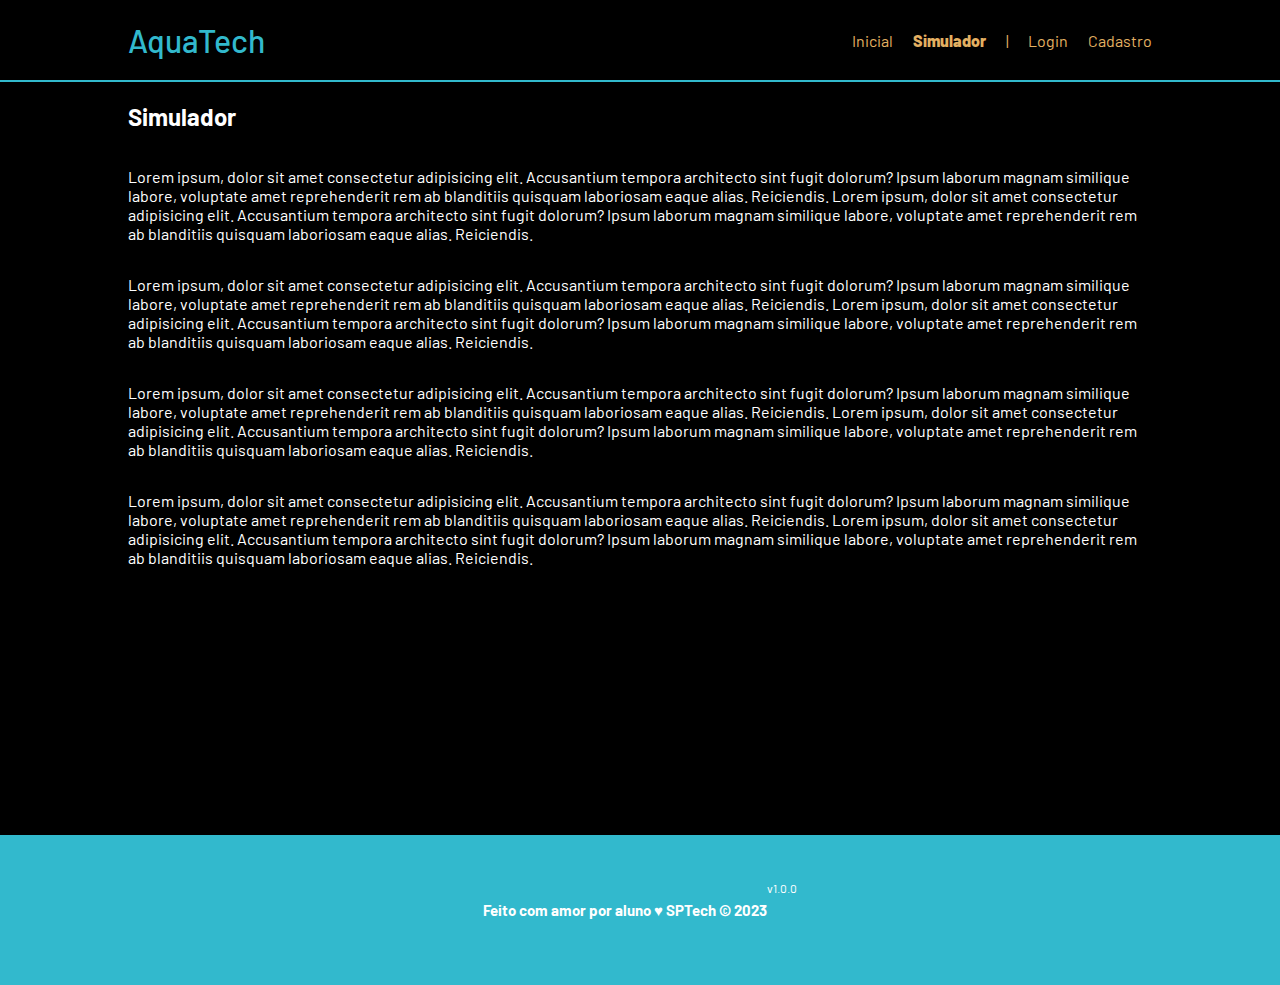
<file: web-data-viz/public/simulador.html>
<!DOCTYPE html>
<html lang="pt-br">

<head>
    <meta charset="UTF-8">
    <meta http-equiv="X-UA-Compatible" content="IE=edge">
    <meta name="viewport" content="width=device-width, initial-scale=1.0">

    <title>AquaTech | Simulador</title>

    <script src="./js/sessao.js"></script>

    <link rel="stylesheet" href="./css/estilo.css">
    <link rel="icon" href="./assets/icon/favicon2.ico">
    <link rel="preconnect" href="https://fonts.gstatic.com">
</head>

<body>

    <!--header inicio-->
    <div class="header">
        <div class="container">
            <h1 class="titulo">AquaTech</h1>
            <ul class="navbar">
                <li>
                    <a href="./index.html">Inicial</a>
                </li>
                <li class="agora">Simulador</li>
                <li>|</li>
                <li>
                    <a href="./login.html">Login</a>
                </li>
                <li>
                    <a href="./login.html">Cadastro</a>
                </li>
            </ul>
        </div>
    </div>


    <!-- simulador inicio -->
    <div class="simulador">
        <div class="container">
            <h2>Simulador</h2>
            <p>Lorem ipsum, dolor sit amet consectetur adipisicing elit. Accusantium tempora architecto sint fugit
                dolorum? Ipsum laborum magnam similique labore, voluptate amet reprehenderit rem ab blanditiis quisquam
                laboriosam eaque alias. Reiciendis. Lorem ipsum, dolor sit amet consectetur adipisicing elit.
                Accusantium tempora architecto sint fugit dolorum? Ipsum laborum magnam similique labore, voluptate amet
                reprehenderit rem ab blanditiis quisquam laboriosam eaque alias. Reiciendis.</p>
            <p>Lorem ipsum, dolor sit amet consectetur adipisicing elit. Accusantium tempora architecto sint fugit
                dolorum? Ipsum laborum magnam similique labore, voluptate amet reprehenderit rem ab blanditiis quisquam
                laboriosam eaque alias. Reiciendis. Lorem ipsum, dolor sit amet consectetur adipisicing elit.
                Accusantium tempora architecto sint fugit dolorum? Ipsum laborum magnam similique labore, voluptate amet
                reprehenderit rem ab blanditiis quisquam laboriosam eaque alias. Reiciendis.</p>
            <p>Lorem ipsum, dolor sit amet consectetur adipisicing elit. Accusantium tempora architecto sint fugit
                dolorum? Ipsum laborum magnam similique labore, voluptate amet reprehenderit rem ab blanditiis quisquam
                laboriosam eaque alias. Reiciendis. Lorem ipsum, dolor sit amet consectetur adipisicing elit.
                Accusantium tempora architecto sint fugit dolorum? Ipsum laborum magnam similique labore, voluptate amet
                reprehenderit rem ab blanditiis quisquam laboriosam eaque alias. Reiciendis.</p>
            <p>Lorem ipsum, dolor sit amet consectetur adipisicing elit. Accusantium tempora architecto sint fugit
                dolorum? Ipsum laborum magnam similique labore, voluptate amet reprehenderit rem ab blanditiis quisquam
                laboriosam eaque alias. Reiciendis. Lorem ipsum, dolor sit amet consectetur adipisicing elit.
                Accusantium tempora architecto sint fugit dolorum? Ipsum laborum magnam similique labore, voluptate amet
                reprehenderit rem ab blanditiis quisquam laboriosam eaque alias. Reiciendis.</p>

        </div>
    </div>
    <!-- simulador fim -->

    <!--footer inicio-->
    <div class="footer">
        <div class="container">
            <h4>Feito com amor por aluno &hearts; SPTech &copy; 2023</h4>
            <span class="version">v1.0.0</span>
        </div>
    </div>
    <!--footer fim-->


</body>

</html>
</file>
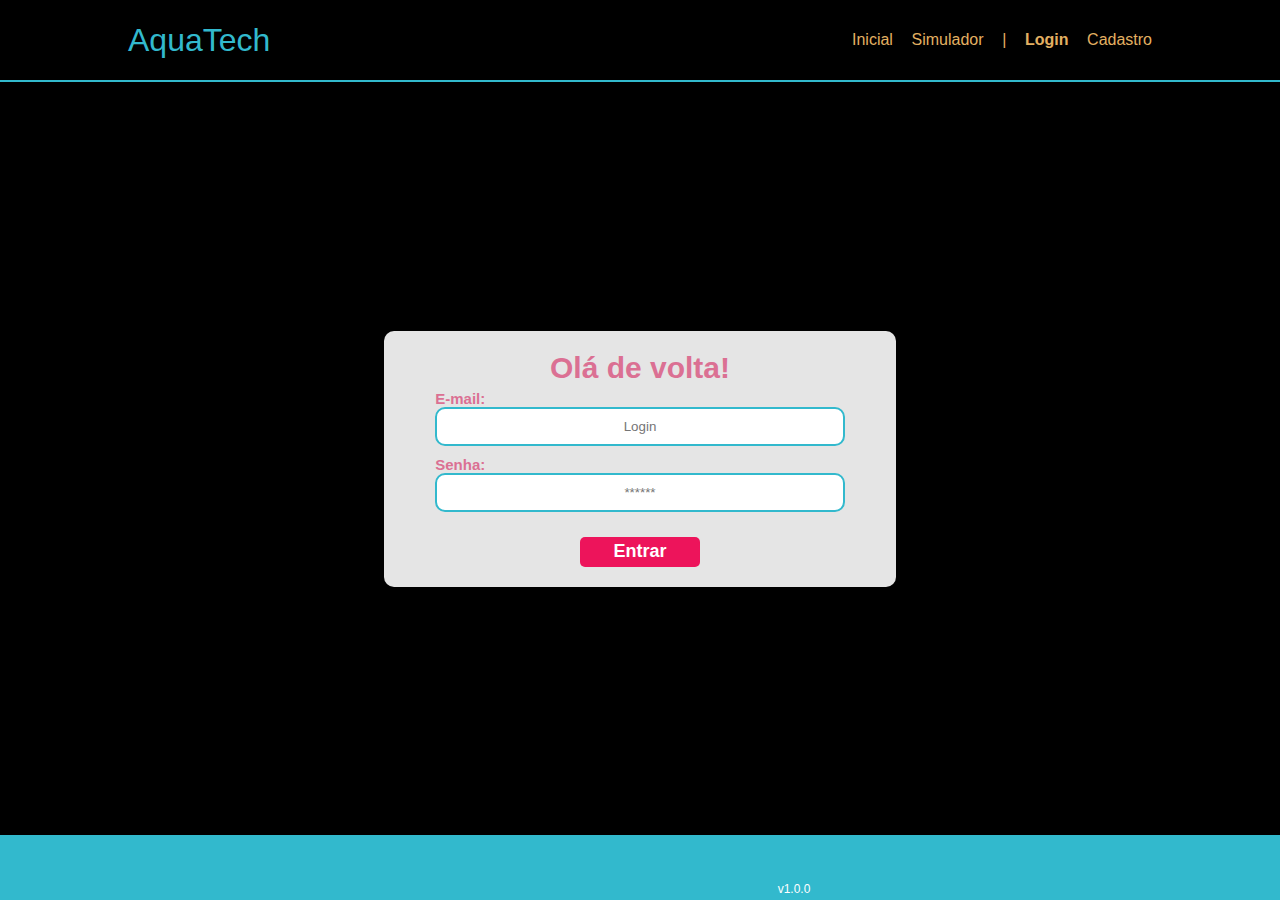
<file: web-data-viz/public/dashboard/cards.html>
<!DOCTYPE html>
<html lang="pt-br">

<head>
    <link rel="shortcut icon" href="../assets/icon/favicon2.ico" type="image/x-icon">
    <meta charset="UTF-8">
    <meta http-equiv="X-UA-Compatible" content="IE=edge">
    <meta name="viewport" content="width=device-width, initial-scale=1.0">
    <title>AquaTech | Tempo Real</title>


    <link rel="stylesheet" href="./../css/dashboards.css">
    <link rel="stylesheet" href="./../css/estilo.css" />

    <script src="../js/sessao.js"></script>
    <script src="../js/alerta.js"></script>
    <link rel="preconnect" href="https://fonts.gstatic.com">
    <link
        href="https://fonts.googleapis.com/css2?family=Exo+2:ital,wght@0,100;0,200;0,300;0,400;0,500;0,600;0,700;0,800;0,900;1,100;1,200;1,300;1,400;1,500;1,600;1,700;1,800;1,900&display=swap"
        rel="stylesheet">
</head>

<body onload="validarSessao(), exibirAquarios(),  atualizacaoPeriodica()">

    <div class="janela">

        <div class="header-left dash-header">

            <h1>AquaTech</h1>

            <div class="hello">
                <h3>Olá, <span id="b_usuario">usuário</span>!</h3>
            </div>

            <div class="btn-nav">
                <h3>Aquários</h3>
            </div>

            <div class="btn-nav-white">
                <a href="./dashboard.html">
                    <h3>Gráficos</h3>
                </a>
            </div>

            <div class="btn-nav-white">
                <a href="./mural.html">
                    <h3>Mural de Avisos</h3>
                </a>
            </div>

            <div class="btn-logout" onclick="limparSessao()">
                <h3>Sair</h3>
            </div>

        </div>

        <div class="dash">
            <div id="alerta">
            </div>
            <div class="area-parametros-alerta">
                <p class="titulo-legenda">
                    Legenda - Parâmetros para Alertas
                </p>
                <div class="parametros-alerta">
                    <div class="item-regua perigo-frio">
                        <p>Perigo</p>
                        <p>&lt;=5°C</p>
                    </div>
                    <div class="item-regua alerta-frio">
                        <p>Alerta</p>
                        <p>&lt;=10°C</p>
                    </div>
                    <div class="item-regua ideal">
                        <p>Ideal</p>
                        <p>20°C</p>
                    </div>
                    <div class="item-regua alerta-quente">
                        <p>Alerta</p>
                        <p>&gt;=22°C</p>
                    </div>
                    <div class="item-regua perigo-quente">
                        <p>Perigo</p>
                        <p>&gt;=23°C</p>
                    </div>
                </div>
            </div>

            <div class="cards" id="cardAquarios">

            </div>

        </div>

    </div>

</body>

<script>

    function exibirAquarios() {
        JSON.parse(sessionStorage.AQUARIOS).forEach(item => {
            document.getElementById("cardAquarios").innerHTML += `
                    <div class="card-aquario">
                        <div class="title-aquario">
                            <h1>${item.descricao}</h1>
                        </div>
                        <div class="desc-aquario">
                        <div class="temperatura">
                            <p id="temp_aquario_${item.id}">-°C</p>
                        </div>
                        <div class="cor-alerta" id="card_${item.id}"></div>
                    </div>
                    </div>
                    `
        });
    }

</script>

</html>
</file>
<file: web-data-viz/public/css/estilo.css>
@import url('https://fonts.googleapis.com/css2?family=Barlow:ital,wght@0,100;0,200;0,300;0,400;0,500;0,600;0,700;0,800;0,900;1,100;1,200;1,300;1,400;1,500;1,600;1,700;1,800;1,900&display=swap');

body {
  margin: 0;
  padding: 0;
  font-family: 'Barlow', 'Segoe UI', 'Segoe UI', Tahoma, Geneva, Verdana, sans-serif;
  background-color: black;
}

:root {
  --tamanho-header: 80px;
  --tamanho-banner: calc(100vh - var(--tamanho-header) - var(--tamanho-footer) - 2px);
  --tamanho-simulador: calc(100vh - var(--tamanho-header) - var(--tamanho-footer) - 2px);
  --tamanho-login: calc(100vh - var(--tamanho-header) - var(--tamanho-footer) - 2px);
  --tamanho-footer: 65px;
}

.container {
  display: flex;
  width: 80%;
  margin: auto;
}

.header {
  height: var(--tamanho-header);
  border-bottom: 2px solid #32b9cd;
}

.header .container {
  justify-content: space-between;
  align-items: center;
  height: 100%;
}

.header a {
  text-decoration: none;
  color: #e3b062;
}

.agora {
  font-weight: 800;
}

.navbar {
  width: 300px;
  display: flex;
  align-items: center;
  justify-content: space-between;
  list-style: none;
  color: #e3b062;
}

.titulo {
  color: #32b9cd;
  width: fit-content;
  font-weight: 500;
}

.header h1 {
  margin: 0;
}

/* BANNER */

.banner {
  height: var(--tamanho-banner);
  color: white;
  background-image: url('../assets/imgs/bg-jelly-fish-para-home.png');
  background-size: cover;
}

.banner .container {
  justify-content: center;
  align-items: center;
  height: 100%;
}

.banner .container p {
  width: 50%;
  margin: 0;
  padding: 0;
  font-size: 36px;
}

.banner .container span {
  font-weight: 800;
}

/* MISSÃO VISÃO VALORES */

.social {
  background-color: #e5e5e5;
  display: flex;
}

.social .container {
  justify-content: center;
}

.box img {
  width: 170px;
}

.social .container .boxes {
  display: flex;
  justify-content: space-between;
  width: 100%;
  padding: 30px 0;
}

.social p {
  text-align: center;
}

.box {
  display: flex;
  flex-direction: column;
  align-items: center;
}

/* FOOTER */

.footer {
  background-color: #32b9cd;
  height: 150px;
  color: #fff;
  display: flex;
  font-size: 15px;
}

.footer .container {
  justify-content: center;
  text-align: center;
}

.footer .container .version {
  font-size: 12px;
}

/* LOGIN */

.login {
  height: var(--tamanho-login);
  background-image: url('../assets/imgs/bg-jelly-fish-para-home.png');
  background-size: cover;
}

.login .container {
  justify-content: center;
  align-items: center;
  height: 100%;
}

.card {
  width: 50%;
  background-color: #e5e5e5;
  border-radius: 10px;
  display: flex;
  align-items: center;
  justify-content: space-evenly;
  color: palevioletred;
  flex-direction: column;
  height: fit-content;
  padding: 20px 0;
}

.card h2 {
  margin: 0;
  font-size: 30px;
}

.formulario {
  display: flex;
  height: 90%;
  width: 80%;
  justify-content: space-around;
  flex-direction: column;
}

.formulario span {
  font-size: 15px;
  font-weight: 800;
}

.formulario input {
  border: 2px solid #32b9cd;
  text-align: center;
  border-radius: 10px;
  margin: 0;
}

.formulario select {
  border: 2px solid #32b9cd;
  background-color: white;
  color: gray;
  height: 36px;
  text-align: center;
  border-radius: 10px;
  margin: 0;
}

.campo {
  display: flex;
  flex-direction: column;
  justify-content: start;
  padding: 5px 0;
}

.botao {
  cursor: pointer;
  font-family: "Barlow", sans-serif;
  border: 0;
  border-radius: 5px;
  font-weight: 600;
  font-size: 18px;
  color: #fff;
  background-color: #ED145B;
  width: 120px;
  height: 30px;
  align-self: center;
  margin-top: 20px;
}

.loading-div {
  width: 50px;
  display: none;
}

.loading-div img {
  height: 50px;
  width: 50px;
}

#div_erros_login {
  display: none
}

/* FORMULARIO */

.alerta_erro{
  display: flex;
  justify-content: flex-end;
}

.card_erro {
  display: none;
  background-color: #fff;
  color: black;
  width: 230px;
  position: fixed;
  border-radius: 4px;
  border: #ED145B 3px solid;
  padding: 10px;
  margin-right: 10%;
}

.card_erro #mensagem_erro{
  font-weight: 500;
  font-size: 20px;
}

.formulario .tipo_campo {
  font-size: 20px;
  font-weight: 600 !important;
}

.formulario {
  display: flex;
  flex-direction: column;
}

input {
  margin-bottom: 10px;
  border: 2px solid #32b9cd;
  padding: 10px;
  text-align: center;
  border-radius: 10px;
}

.btn {
  font-family: "Barlow", sans-serif;
  border: 0;
  border-radius: 5px;
  font-weight: 600;
  font-size: 18px;
  padding: 10px 15px;
  color: white;
  background-color: #ED145B;
  width: 120px;
  align-self: center;
  margin-top: 5px;
}

.loading-div {
  width: 50px;
  margin: auto;
  display: none;
}

.loading-div img {
  height: 50px;
  width: 50px;
}

/* SIMULADOR */

.simulador {
  color: white;
}

.simulador .container {
  flex-direction: column;
  overflow: scroll; 
  height: var(--tamanho-simulador);
}

/* ALERTA */

#alerta {
  position: absolute;
  right: 0;
  bottom: 0;
}

.mensagem-alarme {
  background-color: white;
  border-radius: 5px;
  width: 300px;
  height: 80px;
  margin: 10px;
  padding: 10px 0;
  display: flex;
  justify-content: space-evenly;
  align-items: center;
}

.mensagem-alarme h3 {
  font-size: 14px;
  margin: 0;
}

.mensagem-alarme .informacao {
  width: 66%;
}

.alarme-sino {
  width: 48px;
  height: 48px;
  animation-name: bell;
  animation-duration: 4s;
  background-image: url('https://cdn-icons-png.flaticon.com/512/1157/1157000.png');
  background-size: cover;
  animation-iteration-count: infinite;
}

@keyframes bell {
  0%   {transform: rotate(25deg)}
  25%  {transform: rotate(-25deg)}
  50%  {transform: rotate(25deg)}
  75%  {transform: rotate(-25deg)}
  100% {transform: rotate(25deg)}
}
</file>
<file: web-data-viz/public/style.css>
@import url('https://fonts.googleapis.com/css?family=Open+Sans:300,400,700&display=swap');
* {
    margin: 0;
    padding: 0;
    box-sizing: border-box;
}
body {
    font-family: 'Open Sans', sans-serif;
}
.container {
    display: flex;
    justify-content: center;
    align-items: center;
    height: 100vh;
    background-color: #ecf0f1;
}
.content {
    background-color: #fff;
    border-radius: 15px;
    width: 960px;
    height: 50%;
    justify-content: space-between;
    align-items: center;
    position: relative;
}
.content::before {
    content: "";
    position: absolute;
    background-color: #58af9b;
    width: 40%;
    height: 100%;
    border-top-left-radius: 15px;
    border-bottom-left-radius: 15px;


    left: 0;
}
.title {
    font-size: 28px;
    font-weight: bold;
    text-transform: capitalize;
}
.title-primary {
    color: #fff;
}
.title-second {
    color: #58af9b;
}
.description {
    font-size: 14px;
    font-weight: 300;
    line-height: 30px;
}
.description-primary {
    color: #fff;
}
.description-second {
    color: #7f8c8d;
}
.btn {
    border-radius: 15px;
    text-transform: uppercase;
    color: #fff;
    font-size: 10px;
    padding: 10px 50px;
    cursor: pointer;
    font-weight: bold;
    width: 150px;
    align-self: center;
    border: none;
    margin-top: 1rem;
}
.btn-primary {
    background-color: transparent;
    border: 1px solid #fff;
    transition: background-color .5s;
}
.btn-primary:hover {
    background-color: #fff;
    color: #58af9b;
}
.btn-second {
    background-color: #58af9b;
    border: 1px solid #58af9b;
    transition: background-color .5s;
}
.btn-second:hover {
    background-color: #fff;
    border: 1px solid #58af9b;
    color: #58af9b;
}
.first-content {
    display: flex;
}
.first-content .second-column {
    z-index: 11;
}
.first-column {
    text-align: center;
    width: 40%;
    z-index: 10;
}
.second-column {
    width: 60%;
    display: flex;
    flex-direction: column;
    align-items: center;
}
.social-media {
    margin: 1rem 0;
}
.link-social-media:not(:first-child){
    margin-left: 10px;
}
.link-social-media .item-social-media {
    transition: background-color .5s;
}
.link-social-media:hover .item-social-media{
    background-color: #58af9b;
    color: #fff;
    border-color: #58af9b;
}
.list-social-media {
    display: flex;
    list-style-type: none;
}
.item-social-media {
    border: 1px solid #bdc3c7;
    border-radius: 50%;
    width: 35px;
    height: 35px;
    line-height: 35px;
    text-align: center;
    color: #95a5a6;
}
.form {
    display: flex;
    flex-direction: column;
    width: 55%;
}
.form input {
    height: 45px;
    width: 100%;
    border: none;
    background-color: #ecf0f1;
}
input:-webkit-autofill 
{    
    -webkit-box-shadow: 0 0 0px 1000px #ecf0f1 inset !important;
    -webkit-text-fill-color: #000 !important;
}
.label-input {
    background-color: #ecf0f1;
    display: flex;
    align-items: center;
    margin: 8px;
}
.icon-modify {
    color: #7f8c8d;
    padding: 0 5px;
}

/* second content*/

.second-content {
    height: 60%;
    position: absolute;
    display: flex;
}
.second-content .first-column {
    order: 2;
    z-index: -1;
}
.second-content .second-column {
    order: 1;
    z-index: -1;
}
.password {
    color: #34495e;
    font-size: 14px;
    margin: 15px 0;
    text-align: center;
}
.password::first-letter {
    text-transform: capitalize;
}



.sign-in-js .first-content .first-column {
    z-index: -1;
}

.sign-in-js .second-content .second-column {
    z-index: 11;
}
.sign-in-js .second-content .first-column {
    z-index: 13;
}

.sign-in-js .content::before {
    left: 60%;
    border-top-left-radius: 0;
    border-bottom-left-radius: 0;
    border-top-right-radius: 15px;
    border-bottom-right-radius: 15px;
    animation: slidein 1.3s; /*MODIFIQUEI DE 3s PARA 1.3s*/

    z-index: 12;
}

.sign-up-js .content::before {
    animation: slideout 1.3s; /*MODIFIQUEI DE 3s PARA 1.3s*/

    z-index: 12;
}

.sign-up-js .second-content .first-column,
.sign-up-js .second-content .second-column {
    z-index: -1;
}

.sign-up-js .first-content .second-column {
    z-index: 11;
}

.sign-up-js .first-content .first-column {
    z-index: 13;    
}


/* DESLOCAMENTO CONTEÚDO ATRÁS DO CONTENT:BEFORE*/
.sign-in-js .first-content .second-column {

    z-index: -1;
    position: relative;
    animation: deslocamentoEsq 1.3s; /*MODIFIQUEI DE 3s PARA 1.3s*/
}

.sign-up-js .second-content .second-column {
    position: relative;
    z-index: -1;
    animation: deslocamentoDir 1.3s; /*MODIFIQUEI DE 3s PARA 1.3s*/
}

/*ANIMAÇÃOO CSS PARA O CONTEÚDO*/

@keyframes deslocamentoEsq {

    from {
        left: 0;
        opacity: 1;
        z-index: 12;
    }

    25% {
        left: -80px;
        opacity: .5;
        /* z-index: 12; NÃO HÁ NECESSIDADE */
    }

    50% {
        left: -100px;
        opacity: .2;
        /* z-index: 12; NÃO HÁ NECESSIDADE */
    }

    to {
        left: -110px;
        opacity: 0;
        z-index: -1;
    }
}


@keyframes deslocamentoDir {

    from {
        left: 0;
        z-index: 12;
    }

    25% {
        left: 80px;
        /* z-index: 12;  NÃO HÁ NECESSIDADE*/
    }

    50% {
        left: 100px;
        /* z-index: 12; NÃO HÁ NECESSIDADE*/
        /* background-color: yellow;  Exemplo que dei no vídeo*/
    }

    to {
        left: 110px;
        z-index: -1;
    }
}


/*ANIMAÇÃO CSS*/

@keyframes slidein {

    from {
        left: 0;
        width: 40%;
    }

    25% {
        left: 5%;
        width: 50%;
    }

    50% {
        left: 25%;
        width: 60%;
    }

    75% {
        left: 45%;
        width: 50%;
    }

    to {
        left: 60%;
        width: 40%;
    }
}

@keyframes slideout {

    from {
        left: 60%;
        width: 40%;
    }

    25% {
        left: 45%;
        width: 50%;
    }

    50% {
        left: 25%;
        width: 60%;
    }

    75% {
        left: 5%;
        width: 50%;
    }

    to {
        left: 0;
        width: 40%;
    }
}

/*VERSÃO MOBILE*/
@media screen and (max-width: 1040px) {
    .content {
        width: 100%;
        height: 100%;
    }

    .content::before {
        width: 100%;
        height: 40%;
        top: 0;
        border-radius: 0;
    }
    .first-content, .second-content {
        flex-direction: column;
        justify-content: space-around;
    }

    .first-column, .second-column {
        width: 100%;
    }
    
    .sign-in-js .content::before {
        top: 60%;
        left: 0;
        border-radius: 0;

    }

    .form {
        width: 90%;
    }
    
    /* ANIMAÇÃO MOBILE CSS*/

    @keyframes deslocamentoEsq {

        from {
            top: 0;
            opacity: 1;
            z-index: 12;
        }
    
        25% {
            top: -80px;
            opacity: .5;
            /* z-index: 12; NÃO HÁ NECESSIDADE */
        }
    
        50% {
            top: -100px;
            opacity: .2;
            /* z-index: 12; NÃO HÁ NECESSIDADE */
        }
    
        to {
            top: -110px;
            opacity: 0;
            z-index: -1;
        }
    }
    
    
    @keyframes deslocamentoDir {
    
        from {
            top: 0;
            z-index: 12;
        }
    
        25% {
            top: 80px;
            /* z-index: 12;  NÃO HÁ NECESSIDADE*/
        }
    
        50% {
            top: 100px;
            /* z-index: 12; NÃO HÁ NECESSIDADE*/
            /* background-color: yellow;  Exemplo que dei no vídeo*/
        }
    
        to {
            top: 110px;
            z-index: -1;
        }
    }
    
    
    
    @keyframes slidein {
    
        from {
            top: 0;
            height: 40%;
        }
    
        25% {
            top: 5%;
            height: 50%;
        }
    
        50% {
            top: 25%;
            height: 60%;
        }
    
        75% {
            top: 45%;
            height: 50%;
        }
    
        to {
            top: 60%;
            height: 40%;
        }
    }
    
    @keyframes slideout {
    
        from {
            top: 60%;
            height: 40%;
        }
    
        25% {
            top: 45%;
            height: 50%;
        }
    
        50% {
            top: 25%;
            height: 60%;
        }
    
        75% {
            top: 5%;
            height: 50%;
        }
    
        to {
            top: 0;
            height: 40%;
        }
    }
   
}

@media screen and (max-width: 740px) {
    .form {
        width: 50%;
    }
}

@media screen and (max-width: 425px) {
    .form {
        width: 100%;
    }
}
</file>
<file: web-data-viz/public/CSS/heartsobre.css>
* {
    margin: 0;
    padding: 0;
    box-sizing: border-box;
}

/* Cabeçalho */
.nave {
    display: flex;
    height: 13vh;
    background: #ffbd59;
    align-items: center;
    justify-content: space-around;
}

#img_logo {
    width: 10vw;
}

.logo-img {
    display: flex;
    align-items: flex-start;
    padding-left: 50px;
    width: 65%;
}

#containerNav {
    margin-right: 50px;
    width: 30%;
    display: flex;
    align-items: flex-end;
    justify-content: center;
    font-size: 19px;
    text-decoration: none;
}

#containerNav a {
    font-family: "Open Sans", sans-serif;
    text-decoration: none;
    color: black;
    font-weight: bold;
    flex-direction: row;
}

#navHeader {
    pointer-events: all;
    display: flex;
    align-items: center;
    justify-content: space-between;
    width: 100%;
}

/* Painel de Sobre*/
.titulo {
    margin-top: 100px;
    align-items: center;
    justify-items: center;
    font-size: xx-large;
}

.painel {
    display: flex;
    flex-direction: row;
    position: relative;
}

.intro-container {
    display: flex;
    flex-direction: column;
    gap: 20px;
    max-width: 60%;
    background-color: #fff5d1;
    color: #333;
    padding: 25px;
    margin: 100px;
    margin-right: auto;
    margin-left: auto;
    max-width: 750px;
    border-left: 8px solid #f14b47;
    border-radius: 10px;
    font-family: "Open Sans", sans-serif;
    text-align: justify;
    box-shadow: 10px 4px 12px rgba(0, 0, 0, 0.15);
}

.texto-intro-titulo {
    font-size: 25px;
    text-align: left;
}

.txt-intro-corpo {
    font-size: 18px;
    line-height: 1.6;
    text-align: left;
}

.titulo-textinho {
    margin-left: 50px;
}

/* Imagens*/
.gallery {
    box-sizing: border-box;
    margin-top: 20px;
    margin-bottom: 50px;
}

.gallery-container {
    display: flex;
    flex-wrap: wrap;
    justify-content: space-evenly;
    gap: 2vw;
    padding: 0 2vw;

}

.gallery-intens:hover {
    transform: scale(1.2);
}

.gallery-intens {
    width: 300px;
    height: 300px;
    border: 10px solid #ffbd59;
    box-shadow: 5px 5px 5px #000;
    flex-grow: 1;
}

.gallery-intens img {
    width: 100%;
    height: 100%;

}
</file>
<file: web-data-viz/public/css/dashboards.css>
/* pagina mural */

@import url('https://fonts.googleapis.com/css2?family=Barlow:ital,wght@0,100;0,200;0,300;0,400;0,500;0,600;0,700;0,800;0,900;1,100;1,200;1,300;1,400;1,500;1,600;1,700;1,800;1,900&display=swap');

body {
  margin: 0;
  padding: 0;
  font-family: 'Barlow', 'Segoe UI', 'Segoe UI', Tahoma, Geneva, Verdana, sans-serif;
}

.label-captura {
  display: flex;
  justify-content: center;
}

.dash-right .avisos {
  width: 100%;
  color: rgb(216, 216, 216);
  font-family: 'Barlow', 'Segoe UI', 'Segoe UI', Tahoma, Geneva, Verdana, sans-serif;
}

.dash-right .avisos .container {
  display: flex;
  flex-direction: column;
  align-items: center;
}

.dash-right .avisos .container .div-form {
  width: 95%;
}

.dash-right .avisos .container .div-form #form_postagem {
  width: 95%;
}

.dash-right .avisos .div-form label {
  width: 95%;
}

.dash-right .avisos .div-form input {
  width: 95%;
  border-radius: 5px;
}

.dash-right .avisos .div-form textarea {
  width: 95%;
  border: 3px solid #e6005a;
  background-color: white;
  border-radius: 5px;
}

.dash-right .avisos .div-form button {
  cursor: pointer;
  font-family: 'Barlow', 'Segoe UI', 'Segoe UI', Tahoma, Geneva, Verdana, sans-serif;
  border: 0;
  border-radius: 5px;
  font-weight: 600;
  font-size: 18px;
  padding: 10px 15px;
  color: white;
  background-color: #e6005a;
  width: 120px;
}

.publicacao-btn-editar {
  cursor: pointer;
  font-family: 'Barlow', 'Segoe UI', 'Segoe UI', Tahoma, Geneva, Verdana, sans-serif;
  border: 0;
  border-radius: 5px;
  font-weight: 600;
  font-size: 14px;
  padding: 5px 8px;
  color: white;
  background-color: #e6005a;
  width: 80px;
}

.publicacao {
  display: flex;
  flex-wrap: wrap;
  align-content: stretch;
  flex-direction: column;
  justify-content: center;
  align-items: stretch;
  border-bottom: 3px solid #e6005a;
  padding: 20px;
}

.publicacao>*:not(:last-child) {
  padding: 0 0 10px 0;
}

.div-results {
  width: 100%;
}

.div-results .feed-container {
  background-color: #212124;
  border-radius: 5px;
  margin-bottom: 80px;
}

.div-buttons {
  display: flex;
  justify-content: flex-end;
}

.div-buttons>* {
  margin-left: 30px;
}

/* pagina graficos */

.dash-header {
  background-color: #212124;
}

.dash {
  width: 80%;
  position: relative;
  top: 0;
  left: 20%;
  background-color: #161618;
  height: 100vh;
  overflow: auto;
}

.area-parametros-alerta {
  /* border: 2px solid pink; */
  display: flex;
  flex-direction: column;
  width: 70%;
  margin: auto;
  margin-top: 10px;
  background-color: #212124;
}

.area-parametros-alerta .titulo-legenda {
  color: white;
  font-weight: 600;
  width: fit-content;
  margin: 10px 20px;
}

.parametros-alerta {
  display: flex;
  width: 100%;
}

.item-regua {
  width: 20%;
  text-align: center;
  height: 80px;
  display: flex;
  flex-direction: column;
  justify-content: center;
  align-self: center;
}

.item-regua p {
  margin: 0;
  font-weight: 500;
}

.item-regua p:nth-child(2) {
  font-weight: 800;
}

.perigo-frio {
  background-color: #5c6bc0;
}

.perigo-quente {
  background-color: #ff7043;
}

.alerta-frio {
  background-color: #42a5f5;
}

.alerta-quente {
  background-color: #ffee58;
}

.ideal {
  background-color: #9ccc65;
}

.cards {
  display: flex;
  flex-wrap: wrap;
  justify-content: center;
  height: 450px;
  width: 100%;
  align-items: center;
  color: white;
}

.card-aquario {
  margin: 2%;
  min-width: 40%;
  max-width: 50%;
  width: fit-content;
  flex-wrap: wrap;
  display: flex;
  /* text-align: center; */
  height: 180px;
  /* justify-content: right; */
  background-color: #212124;
  font-size: 20px;
}

.card-aquario h1 {
  width: fit-content;
}

.card-aquario p {
  margin: 0;
  font-size: 50px;
  font-weight: lighter;
  text-align: left;
}

.desc-aquario {
  display: flex;
  flex-direction: row;
  align-items: center;
  width: 100%;
}

.desc-aquario .cor-alerta {
  width: 30px;
}

.title-aquario {
  width: 100%;
}


.cards h1 {
  font-size: 22px;
  border-bottom: solid white 1px;
  text-align: left;
  font-weight: lighter;
  margin: 20px;
}

.temperatura,
.umidade {
  margin: 5px;
  margin-left: 20px;
  width: 75%;
}

.cor-alerta {
  width: 13%;
  height: 30%;
  border-radius: 50%;
  display: inline-block;
}

.btns-dash {
  display: flex;
  align-items: center;
  justify-content: center;
  margin-top: 30px;
  flex-wrap: wrap;
  padding: 0 30% 0 30%;
}

.graph {
  width: 70%;
  margin: auto;
  padding-top: 10px;
}

.tituloGraficos {
  color: rgb(216, 216, 216);
  display: flex;
  justify-content: center;
}

.btn-chart {
  font-family: 'Barlow', 'Segoe UI', 'Segoe UI', Tahoma, Geneva, Verdana, sans-serif;
  border: 0;
  font-weight: 600;
  font-size: 18px;
  padding: 10px 15px;
  color: #e6005a;
  background-color: white;
  margin: 5px;
  border-radius: 3px;
  cursor: pointer
}

.btn-pink {
  color: white;
  background-color: #e6005a;
}

.btn-white {
  color: #e6005a;
  background-color: white;

}

.label-captura {
  height: 80px;
}

.display-none {
  display: none;
}

.display-flex {
  display: flex;
}

.display-block {
  display: block;
}

canvas {
  width: 100% !important;
  height: 100% !important;
}

/* PAGINA DOS GRÁFICOS 2023 */

.janela {
  display: flex;
  /* width: 100vw; */
}

.header-left a {
  text-decoration: none;
  color: white;
}

.header-left {
  position: fixed;
  top: 0;
  left: 0;
  z-index: 999;
  height: 100vh;
  width: 20%;
  display: flex;
  flex-direction: column;
  justify-content: space-evenly;
  align-items: center;
  border-right: 3px solid #32b9cd;
  background-color: #212124;
}

.dash-right {
  display: flex;
  width: 70%;
  height: fit-content;
  background-color: #161618;
  position: relative;
  top: 0;
  left: 25%;
  height: 100vh;
  overflow: auto;
}

.header-left h1 {
  color: #32b9cd;
}

.hello {
  width: 100%;
  display: flex;
  justify-content: center;
}

.hello h3 {
  color: #e3b062;
  font-weight: 300;
  font-size: 1.2rem;
}

.hello h3 span {
  font-weight: 800;
}

.btn-nav {
  width: 40%;
  color: white;
  background-color: #e6005a;
  border-radius: 5px;
  text-align: center;
  padding: 2% 5%;
}

.btn-nav-white {
  width: 40%;
  background-color: white;
  border: 3px solid #e6005a;
  border-radius: 5px;
  text-align: center;
  padding: 2% 5%;
}

.btn-nav-white h3 {
  color: #e6005a;
  padding: 0;
  margin: 0;
}

.btn-nav h3,
.btn-logout h3 {
  margin: 0;
  padding: 0;
}

.btn-logout {
  margin: 0;
  padding: 0;
  width: 20%;
  background-color: #32b9cd;
  color: white;
  border-radius: 10px;
  text-align: center;
  padding: 10px 15px;
  margin-bottom: 100px;
  cursor: pointer;
}
</file>
<file: web-data-viz/public/heart.css>
/* RESET */
* {
    margin: 0;
    padding: 0;
    box-sizing: border-box;
}

/* Cabeçalho */
.nave {
    display: flex;
    height: 13vh;
    background: #ffbd59;
    align-items: center;
    justify-content: space-around;
}

#img_logo {
    width: 10vw;
}

.logo-img {
    display: flex;
    align-items: flex-start;
    padding-left: 50px;
    width: 65%;
}

#containerNav {
    margin-right: 50px;
    width: 30%;
    display: flex;
    align-items: flex-end;
    justify-content: center;
    font-size: 19px;
    text-decoration: none;
}

#containerNav a {
    font-family: "Open Sans", sans-serif;
    text-decoration: none;
    color: black;
    font-weight: bold;
    flex-direction: row;
}

#navHeader {
    pointer-events: all;
    display: flex;
    align-items: center;
    justify-content: space-between;
    width: 100%;
}

/* Imagem principal */
.painel-main {
    width: 100%;
}

.painel-config {
    width: 100%;
}


.painel-intro {
    padding: 40px;
    background-color: #fff5d1;
}

.intro-container {
    display: flex;
    justify-content: space-evenly;
    align-items: flex-start;
    gap: 40px;
}

/* Texto introdução*/
.txt-intro {
    display: flex;
    flex-direction: column;
    gap: 20px;
    max-width: 60%;
    background-color: #fff5d1;
    color: #333;
    padding: 30px;
    margin: 25px;
    max-width: 750px;
    border-left: 8px solid #f14b47;
    border-radius: 10px;
    font-family: "Open Sans", sans-serif;
    text-align: justify;
    box-shadow: 10px 4px 12px rgba(0, 0, 0, 0.15);
}

.texto-intro-titulo {
    font-size: 25px;
    text-align: left;
}

.txt-intro-corpo {
    font-size: 18px;
    line-height: 1.6;
    text-align: left;
}

.txt-info {
    display: flex;
    flex-direction: column;
    align-items: center;
    text-align: center;
    gap: 20px;
    padding-right: 30px;
    padding-top: 10px;
    margin-top: 50px;
}

.info-bloco {
    padding: 10% 60%;
    margin: 0;
    border-left: 8px solid #2a1de0;
    border-radius: 10px;
    font-family: "Open Sans", sans-serif;
    text-align: center;
    box-shadow: 10px 4px 12px rgba(0, 0, 0, 0.15);
    
}

/* Texto secundário*/
.Painel-Info-Doacao {
    display: flex;
    flex-direction: column;

}

.Painel-Info-Doacao img {
    height: 75vh;
    border-radius: 10px;
}

/* PAINEL DOAÇÃO*/

#texto-intro-tituloH2 {
    margin-top: 10%;
    margin-left: 5%;
    font-size: 35px;
}

/*PAINEL ALIMENTOS*/
.Painel-Alimentos {
    display: flex;
    flex-direction: row-reverse;
    justify-content: space-evenly;
    margin-right: 15px;
    margin-top: 5%;
    align-items: center;
}

.texto-doacao-alimentos {
    background-color: #fff5d1;
    color: #333;
    padding: 30px;
    margin: 25px;
    max-width: 750px;
    border-left: 8px solid #f14b47;
    border-radius: 10px;
    font-family: "Open Sans", sans-serif;
    text-align: justify;
    box-shadow: 10px 4px 12px rgba(0, 0, 0, 0.15);
}

.texto-doacao-alimentos h3 {
    color: #f14b47;
    font-family: "Caveat Brush", cursive;
    font-size: 28px;
    margin-bottom: 15px;
}

.texto-doacao-alimentos p {
    margin-bottom: 15px;
    line-height: 1.6;
}

/* PAINEL DE ROUPAS*/
.Painel-Roupas {
    display: flex;
    flex-direction: row;
    justify-content: space-around;
    margin-left: 9%;
    margin-top: 5%;
}

.texto-doacao-roupas {
    background-color: #fff5d1;
    color: #333;
    padding: 30px;
    margin: 50px auto;
    max-width: 750px;
    border-left: 8px solid #f14b47;
    border-radius: 5px;
    font-family: "Open Sans", sans-serif;
    text-align: justify;
    box-shadow: 10px 4px 12px rgba(0, 0, 0, 0.15);
}

.texto-doacao-roupas h3 {
    color: #f14b47;
    font-family: "Caveat Brush", cursive;
    font-size: 28px;
    margin-bottom: 15px;
}

.texto-doacao-roupas p {
    margin-bottom: 15px;
    line-height: 1.6;
}

/*PAINEL BRINQUEDOS*/

.Painel-Brinquedo {
    display: flex;
    flex-direction: row-reverse;
    justify-content: space-evenly;
    margin-right: 15px;
    margin-top: 5%;
    align-items: center;
}

.texto-doacao-brinquedos {
    background-color: #fff5d1;
    color: #333;
    padding: 30px;
    margin: 25px;
    max-width: 750px;
    border-left: 8px solid #f14b47;
    border-radius: 10px;
    font-family: "Open Sans", sans-serif;
    text-align: justify;
    box-shadow: 10px 4px 12px rgba(0, 0, 0, 0.15);
}

.texto-doacao-brinquedos h3 {
    color: #f14b47;
    font-family: "Caveat Brush", cursive;
    font-size: 28px;
    margin-bottom: 15px
}

.texto-doacao-brinquedos p {
    margin-bottom: 15px;
    line-height: 1.6;
}


/* PAINEL LIVROS */

.Painel-Livros {
    display: flex;
    flex-direction: row;
    justify-content: space-around;
    margin-left: 9%;
    margin-top: 5%;
}

.texto-doacao-livros {
    background-color: #fff5d1;
    color: #333;
    padding: 30px;
    margin: 50px auto;
    max-width: 750px;
    border-left: 8px solid #f14b47;
    border-radius: 5px;
    font-family: "Open Sans", sans-serif;
    text-align: justify;
    box-shadow: 10px 4px 12px rgba(0, 0, 0, 0.15);
}

.texto-doacao-livros h3 {
    color: #f14b47;
    font-family: "Caveat Brush", cursive;
    font-size: 28px;
    margin-bottom: 15px;
}

.texto-doacao-livros p{
    margin-bottom: 15px;
    line-height: 1.6;
}

/* RODAPÉ*/
.footer-container{
    
    background-color: #ff9592;
    display: flex;
    flex-direction: row;
    justify-content: space-around;
    align-items: center;
    font-family: cursive;
    pointer-events: all ;
    text-decoration: none;
}

.footer-container img{
    height: 35vh;
}
</file>
